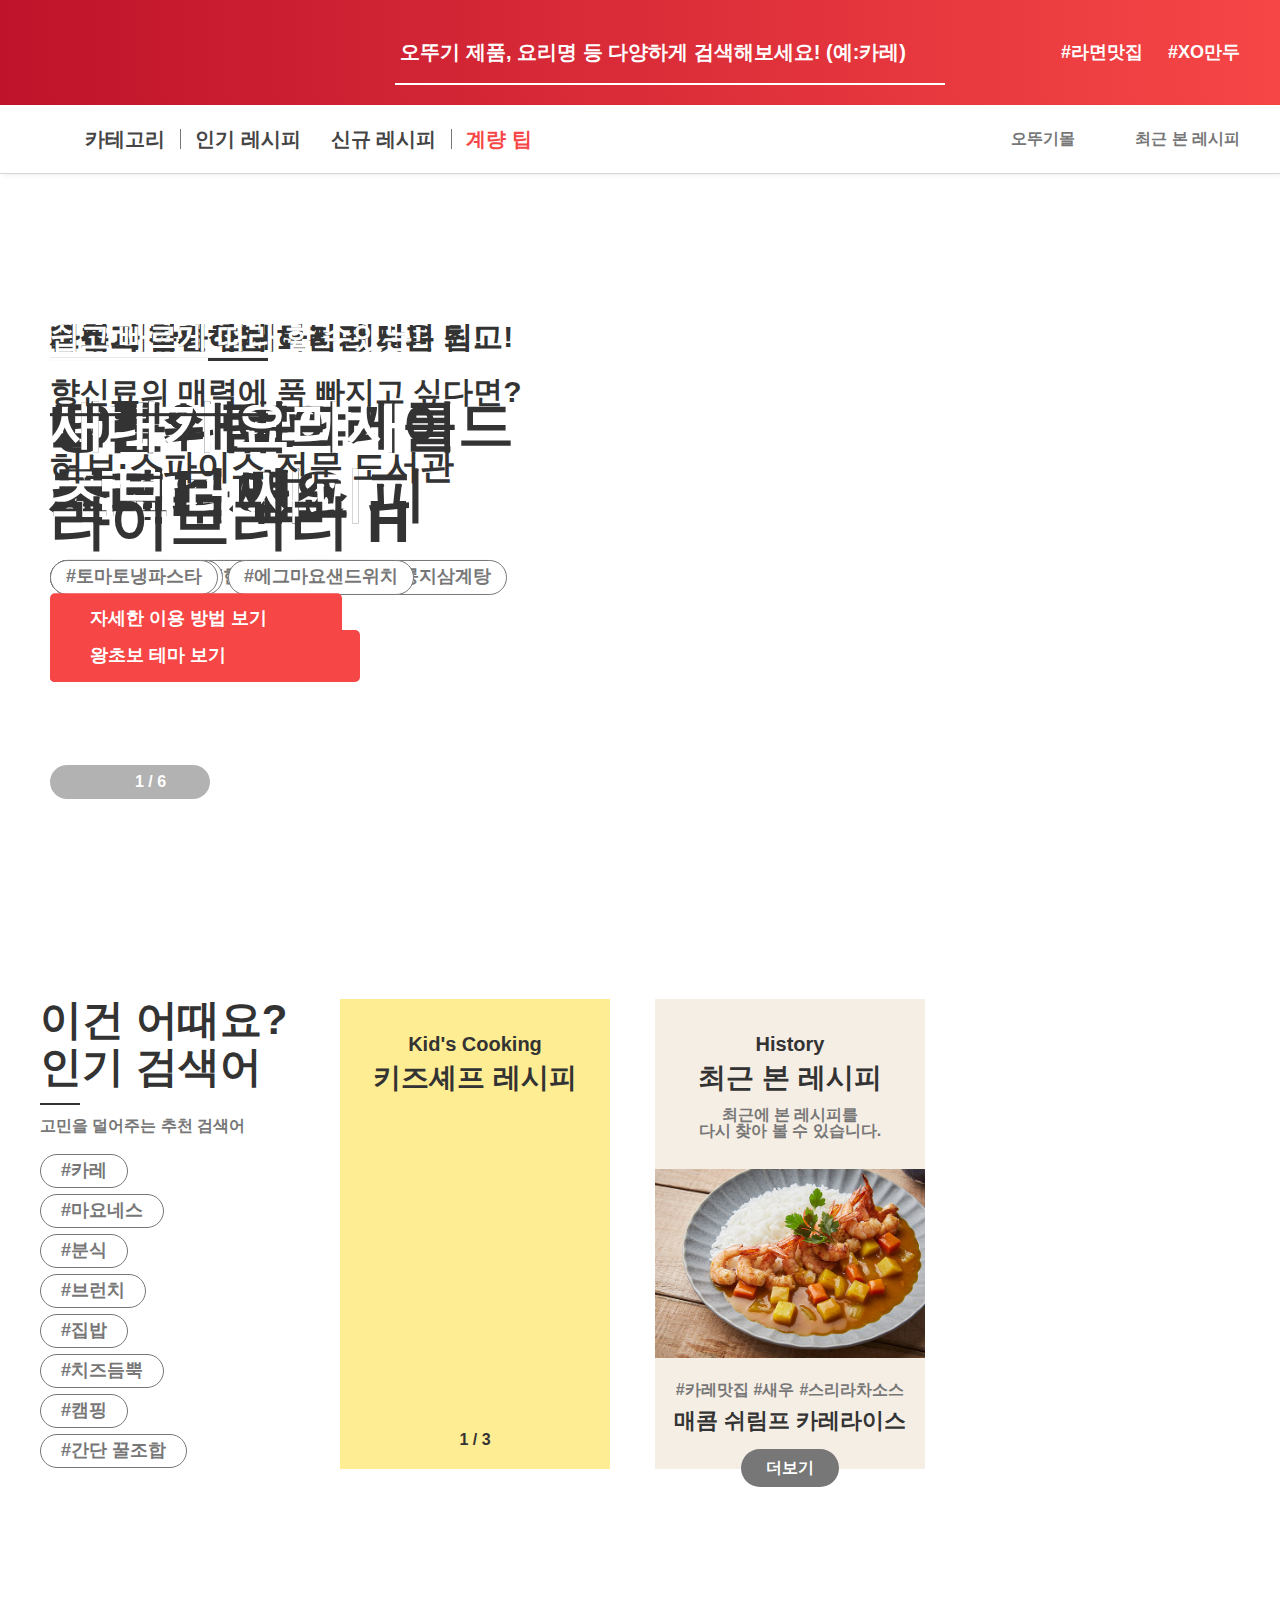
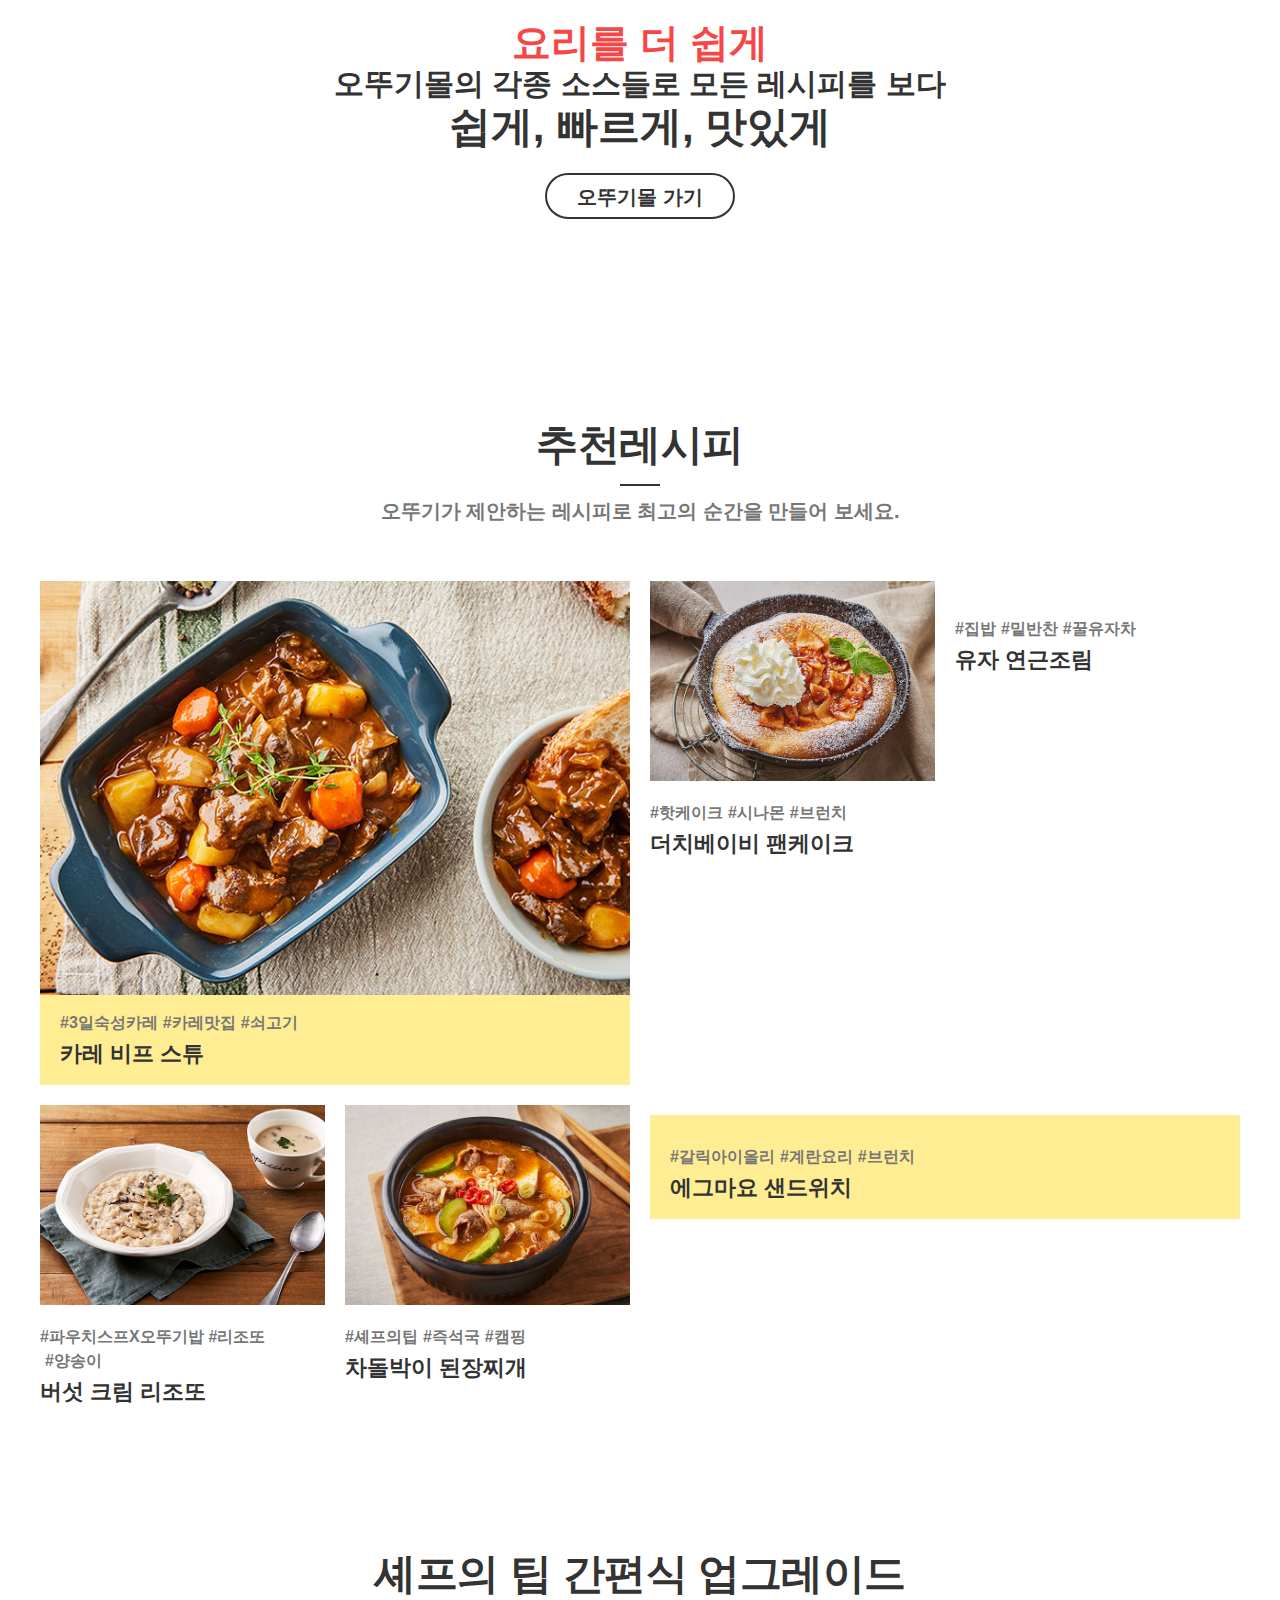
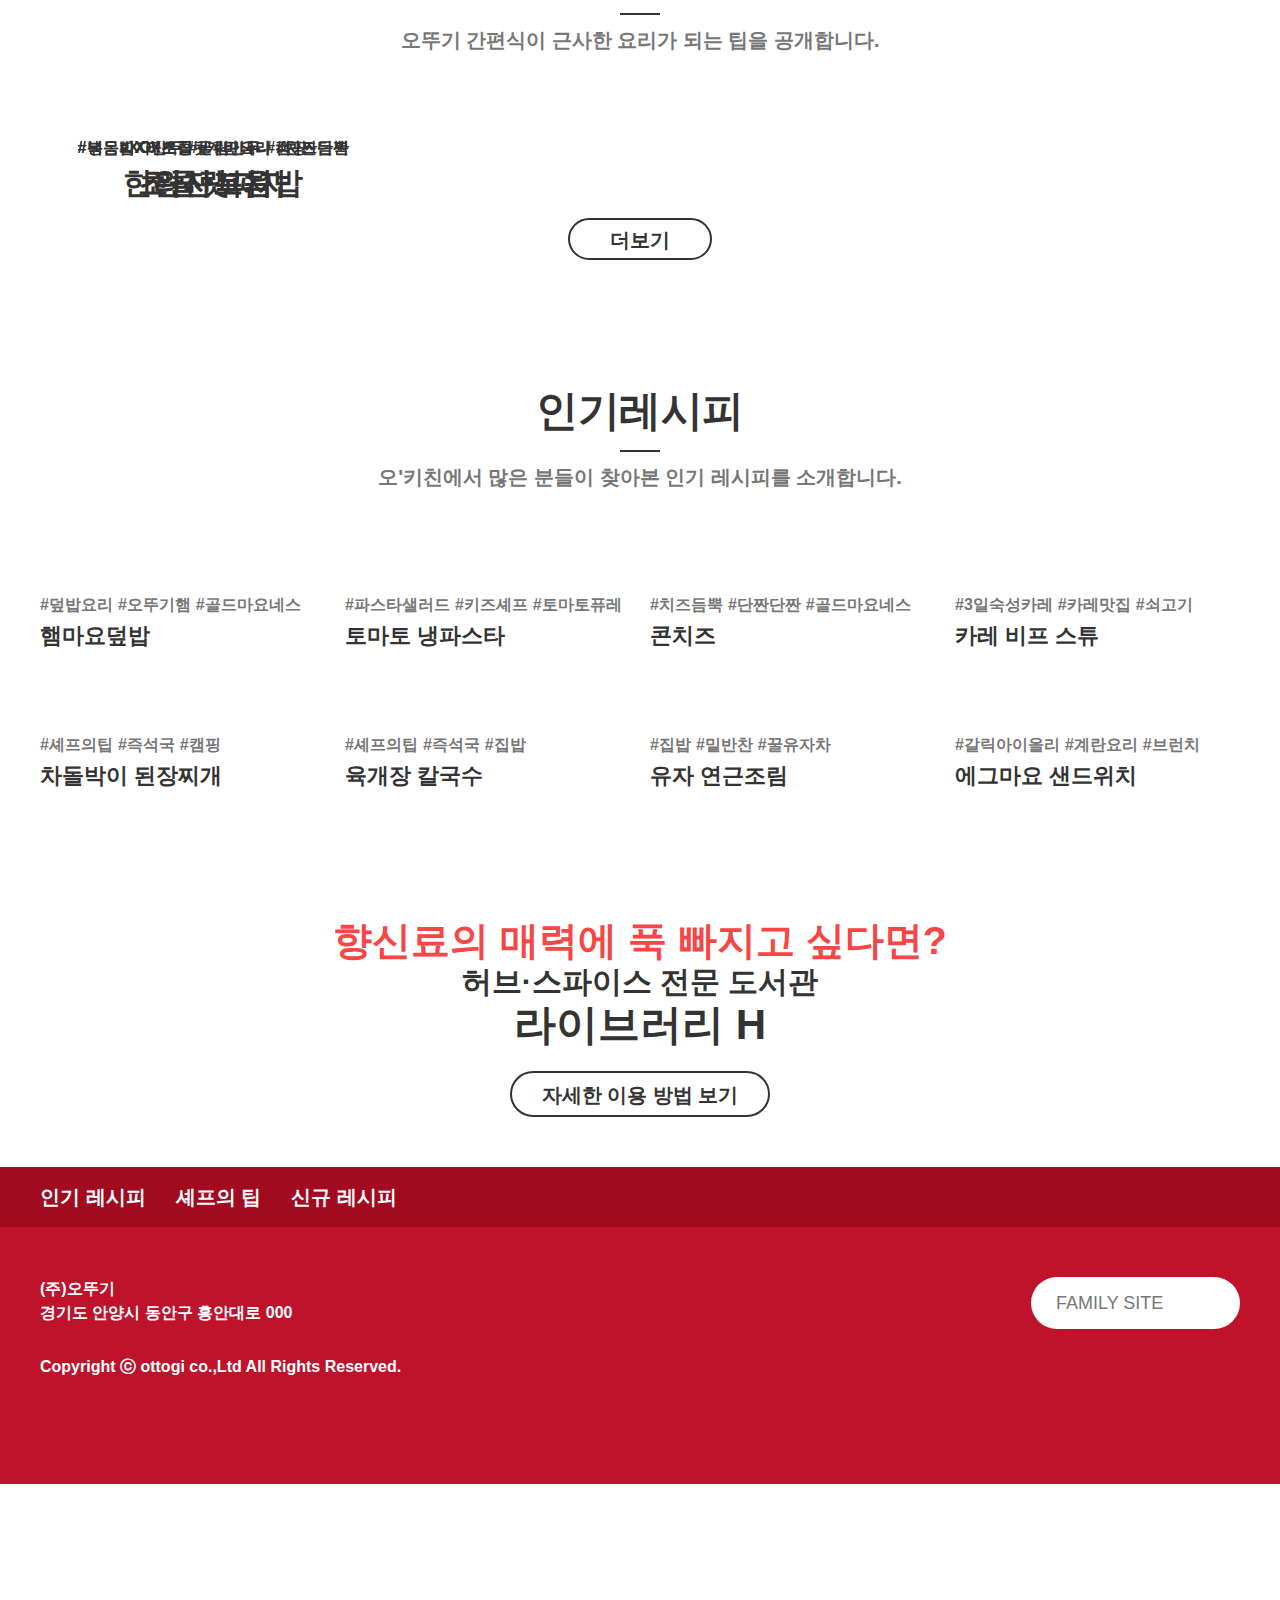
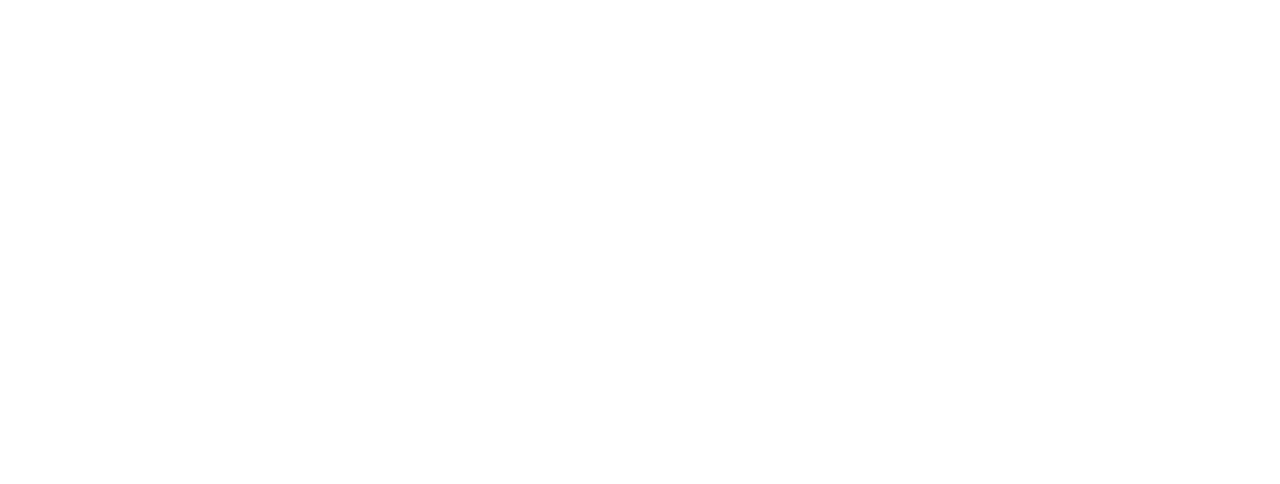
<file: index.html>
<!DOCTYPE html>
<html lang="ko">

<head>
  <meta charset="UTF-8">
  <meta http-equiv="X-UA-Compatible" content="IE=edge">
  <meta name="viewport" content="width=device-width, initial-scale=1.0">
  <title>오'키친</title>
  <link rel="icon" href="./img/favicon.ico">
  <link rel="stylesheet" href="https://fonts.googleapis.com/css2?family=Nanum+Gothic:wght@400;700;800&display=swap">
  <link rel="stylesheet" href="./css/style.css">
</head>

<body>
  <div class="wrap">
    <!-- 상단 메뉴 -->
    <header>
      <div class="header_wrap">
        <h1><a href="#"><span>오키친로고</span></a></h1>
        <div class="search">
          <form id="search_form" name="search_bar" method="post">
            <label for="search_info" id="search_name">오뚜기 제품, 요리명 등 다양하게 검색해보세요! (예:카레)</label>
            <input type="text" id="search_info" autocomplete="off" />
            <button type="button">검색</button>
          </form>
        </div>
        <ul class="header_hash">
          <li><a href="#">#라면맛집</a></li>
          <li><a href="#">#XO만두</a></li>
        </ul>
      </div>
    </header>
    <!-- 메뉴 -->
    <nav>
      <div class="nav_wrap">
        <ul class="category">
          <li><a href="#">카테고리</a>
            <ul class="drops">
              <li class="drop_left">
                <ol>
                  <li><a href="#">종류</a></li>
                  <li><a href="#">재료</a></li>
                  <li><a href="#">방법</a></li>
                  <li><a href="#">테마</a></li>
                  <li><a href="#">기념일</a></li>
                  <li><a href="#">도구</a></li>
                </ol>
              </li>
              <li class="drop_right">
                <ol>
                  <li><a href="#">#카레</a></li>
                  <li><a href="#">#마요네스</a></li>
                  <li><a href="#">#분식</a></li>
                  <li><a href="#">#브런치</a></li>
                  <li><a href="#">#집밥</a></li>
                  <li><a href="#">#치즈듬뿍</a></li>
                  <li><a href="#">#캠핑</a></li>
                  <li><a href="#">#간단 꿀조합</a></li>
                </ol>
              </li>
              <li class="drop_both">
                <a href="#">카테고리 전체보기</a>
              </li>
            </ul>
          </li>
          <li><a href="./subpages/best_recipe.html">인기 레시피</a></li>
          <li><a href="./subpages/new_recipe.html">신규 레시피</a></li>
          <li><a href="./subpages/weighing_tips.html">계량 팁</a></li>
        </ul>
        <ul class="links">
          <li><a href="#">오뚜기몰</a></li>
          <li><a href="#">최근 본 레시피</a></li>
        </ul>
      </div>
    </nav>
    <main>
      <!-- 메인 인트로 배너 -->
      <div class="contents">
        <div class="inner full">
          <div class="slider_container main_visual">
            <ul class="slider">
              <li class="slides s1_bg">
                <div class="slides_info">
                  <p><strong>음식과 함께하는</strong></p>
                  <h3>당신의 이야기를</h3>
                  <h2>들려주세요</h2>
                  <p class="radius">접수기간 : 2월 22일(월) ~ 4월 12일(월)</p>
                  <div class="btn_visual">
                    <a href="#" class="btn_red">공모전 안내 자세히 보기</a>
                  </div>
                </div>
              </li>
              <li class="slides s2_bg">
                <div class="slides_info">
                  <p><strong>재철 새우</strong>와 함께하는 레시피</p>
                  <h3>매콤쉬림프</h3>
                  <h2>카레라이스</h2>
                  <ul>
                    <li>
                      <p class="radius">#새우</p>
                    </li>
                    <li>
                      <p class="radius">#바몬드카레</p>
                    </li>
                    <li>
                      <p class="radius">#카레</p>
                    </li>
                  </ul>
                  <div class="btn_visual">
                    <a href="#" class="btn_red">레시피 바로 보기</a>
                  </div>
                </div>
              </li>
              <li class="slides s3_bg">
                <div class="slides_info">
                  <p><strong>오뚜기 간편식</strong>이 요리가 되는 팁!</p>
                  <h3>요리의 업그레이드</h3>
                  <h2>셰프의 팁</h2>
                  <ul>
                    <li>
                      <p class="radius">#분식집 라면</p>
                    </li>
                    <li>
                      <p class="radius">#한라산볶음밥</p>
                    </li>
                    <li>
                      <p class="radius">#누룽지삼계탕</p>
                    </li>
                  </ul>
                  <div class="btn_visual">
                    <a href="#" class="btn_red">셰프의 팁 테마 보기</a>
                  </div>
                </div>
              </li>
              <li class="slides s4_bg">
                <div class="slides_info">
                  <p><strong>빠르고 간편하게</strong> 하지만 맛은 최고!</p>
                  <h3>10분 내로~</h3>
                  <h2>스피드 레시피</h2>
                  <ul>
                    <li>
                      <p class="radius">#닭가슴살 스낵랩</p>
                    </li>
                    <li>
                      <p class="radius">#새우버터구이</p>
                    </li>
                  </ul>
                  <div class="btn_visual">
                    <a href="#" class="btn_red">스피드 테마 보기</a>
                  </div>
                </div>
              </li>
              <li class="slides s5_bg">
                <div class="slides_info">
                  <p><strong>쉽고 빠르게</strong> 따라 할 수있는!</p>
                  <h3>새내기 요리사</h3>
                  <h2>초보 레시피</h2>
                  <ul>
                    <li>
                      <p class="radius">#토마토냉파스타</p>
                    </li>
                    <li>
                      <p class="radius">#에그마요샌드위치</p>
                    </li>
                  </ul>
                  <div class="btn_visual">
                    <a href="#" class="btn_red">왕초보 테마 보기</a>
                  </div>
                </div>
              </li>
              <li class="slides s6_bg">
                <div class="slides_info">
                  <p><strong>향신료의 매력에</strong> 푹 빠지고 싶다면?</p>
                  <h3>허브·스파이스 전문 도서관</h3>
                  <h2>라이브러리 H</h2>
                  <div class="btn_visual">
                    <a href="#" class="btn_red">자세한 이용 방법 보기</a>
                  </div>
                </div>
              </li>
            </ul>
            <div class="slider_nav">
              <div class="current">
                <span class="count">1</span><span> / 6</span>
              </div>
              <button type="button" class="btn_slideAuto"><span>정지</span></button>
              <button type="button" class="btn_slidePrev"><span>이전</span></button>
              <button type="button" class="btn_slideNext"><span>다음</span></button>
            </div>
          </div>
        </div>
      </div>
      <!-- 인기 검색어 -->
      <div class="contents section01">
        <div class="inner">
          <div class="list_left">
            <h2>이건 어때요?
              <strong>인기 검색어</strong>
            </h2>
            <p>고민을 덜어주는 추천 검색어</p>
            <ol>
              <li><a href="#" class="radius">#카레</a></li>
              <li><a href="#" class="radius">#마요네스</a></li>
              <li><a href="#" class="radius">#분식</a></li>
              <li><a href="#" class="radius">#브런치</a></li>
              <li><a href="#" class="radius">#집밥</a></li>
              <li><a href="#" class="radius">#치즈듬뿍</a></li>
              <li><a href="#" class="radius">#캠핑</a></li>
              <li><a href="#" class="radius">#간단 꿀조합</a></li>
            </ol>
          </div>
          <div class="list_right">
            <ul>
              <li class="right_item right01">
                <h3>
                  Kid's Cooking
                  <strong>키즈셰프 레시피</strong>
                </h3>
                <div class="slider_container kids">
                  <ul class="slider">
                    <li class="slides">
                      <a href="#">
                        <div class="thumb_sl"></div>
                        <div class="info normal">
                          <h4>옥수수푸딩</h4>
                          <ul class="recipeTag">
                            <li><span>#옥수수푸딩</span></li>
                            <li><span>#콘스프</span></li>
                          </ul>
                        </div>
                      </a>
                    </li>
                    <li class="slides">
                      <a href="#">
                        <div class="thumb_sl"></div>
                        <div class="info normal">
                          <h4>피자토스트</h4>
                          <ul class="recipeTag">
                            <li><span>#피자토스트</span></li>
                            <li><span>#피자소스</span></li>
                            <li><span>#피자</span></li>
                          </ul>
                        </div>
                      </a>
                    </li>
                    <li class="slides">
                      <a href="#">
                        <div class="thumb_sl"></div>
                        <div class="info normal">
                          <h4>쨈 아이스크림</h4>
                          <ul class="recipeTag">
                            <li><span>#오뚜기쨈</span></li>
                            <li><span>#딸기쨈</span></li>
                            <li><span>#포도쨈</span></li>
                          </ul>
                        </div>
                      </a>
                    </li>
                  </ul>
                  <div class="slider_nav">
                    <button type="button" class="btn_slidePrev"><span>이전</span></button>
                    <div class="current">
                      <span class="count">1</span><span> / 3</span>
                    </div>
                    <button type="button" class="btn_slideNext"><span>다음</span></button>
                  </div>
                </div>
              </li>
              <li class="right_item right02">
                <h3>
                  history
                  <strong>최근 본 레시피</strong>
                </h3>
                <p>최근에 본 레시피를<br>다시 찾아 볼 수 있습니다.</p>
                <div class="item">
                  <div class="thumb">
                    <a href="./subpages/recipe_detail.html">
                      <img src="./img/main/sec01_right02.jpg" alt="recipe_history">
                    </a>
                  </div>
                  <div class="info normal">
                    <ul class="recipeTag">
                      <li><span>#카레맛집</span></li>
                      <li><span>#새우</span></li>
                      <li><span>#스리라차소스</span></li>
                    </ul>
                    <h4><a href="#">매콤 쉬림프 카레라이스</a></h4>
                  </div>
                </div>
                <a href="#" class="btn_gray">더보기</a>
              </li>
              <li class="right_item right03">
                <a href="./subpages/weighing_tips.html">
                  <p>
                    <strong>오뚜기의</strong>
                    <strong>쉽고 간단한</strong>
                    <strong>계량 꿀팁!</strong>
                    밥숟가락, 종이컵으로<br>간단하고 쉽게 알려드립니다.
                  </p>
                </a>
              </li>
            </ul>
          </div>
        </div>
      </div>
      <!-- 가로 배너 : 오뚜기몰 -->
      <div class="contents section02 banners">
        <div class="inner full">
          <div class="text_bn">
            <h3><span>요리를 더 쉽게</span>오뚜기몰의 각종 소스들로 모든 레시피를 보다</h3>
            <h2>쉽게, 빠르게, 맛있게</h2>
            <a href="#" class="radius_bn">오뚜기몰 가기</a>
          </div>
        </div>
      </div>
      <!-- 추천 레시피 -->
      <div class="contents section03">
        <div class="inner">
          <div class="section_heading">
            <h2>추천레시피</h2>
            <p>오뚜기가 제안하는 레시피로 최고의 순간을 만들어 보세요.</p>
          </div>
          <div class="items_wrap">
            <div class="item big">
              <div class="thumb">
                <a href="#">
                  <img src="./img/main/sec03_01.jpg" alt="push_recipe">
                </a>
              </div>
              <div class="info normal">
                <ul class="recipeTag">
                  <li><span>#3일숙성카레</span></li>
                  <li><span>#카레맛집</span></li>
                  <li><span>#쇠고기</span></li>
                </ul>
                <h4><a href="#">카레 비프 스튜</a></h4>
              </div>
            </div>
            <div class="item small">
              <div class="thumb">
                <a href="#">
                  <img src="./img/main/sec03_02.jpg" alt="push_recipe">
                </a>
              </div>
              <div class="info normal">
                <ul class="recipeTag">
                  <li><span>#파우치스프X오뚜기밥</span></li>
                  <li><span>#리조또</span></li>
                  <li><span>#양송이</span></li>
                </ul>
                <h4><a href="#">버섯 크림 리조또</a></h4>
              </div>
            </div>
            <div class="item small">
              <div class="thumb">
                <a href="#">
                  <img src="./img/main/sec03_03.jpg" alt="push_recipe">
                </a>
              </div>
              <div class="info normal">
                <ul class="recipeTag">
                  <li><span>#셰프의팁</span></li>
                  <li><span>#즉석국</span></li>
                  <li><span>#캠핑</span></li>
                </ul>
                <h4><a href="#">차돌박이 된장찌개</a></h4>
              </div>
            </div>
          </div>
          <div class="items_wrap">
            <div class="item small">
              <div class="thumb">
                <a href="#">
                  <img src="./img/main/sec03_04.jpg" alt="push_recipe">
                </a>
              </div>
              <div class="info normal">
                <ul class="recipeTag">
                  <li><span>#핫케이크</span></li>
                  <li><span>#시나몬</span></li>
                  <li><span>#브런치</span></li>
                </ul>
                <h4><a href="#">더치베이비 팬케이크</a></h4>
              </div>
            </div>
            <div class="item small">
              <div class="thumb">
                <a href="#">
                  <img src="./img/main/sec03_05.jpg" alt="push_recipe">
                </a>
              </div>
              <div class="info normal">
                <ul class="recipeTag">
                  <li><span>#집밥</span></li>
                  <li><span>#밑반찬</span></li>
                  <li><span>#꿀유자차</span></li>
                </ul>
                <h4><a href="#">유자 연근조림</a></h4>
              </div>
            </div>
            <div class="item big">
              <div class="thumb">
                <a href="#">
                  <img src="./img/main/sec03_06.jpg" alt="push_recipe">
                </a>
              </div>
              <div class="info normal">
                <ul class="recipeTag">
                  <li><span>#갈릭아이올리</span></li>
                  <li><span>#계란요리</span></li>
                  <li><span>#브런치</span></li>
                </ul>
                <h4><a href="#">에그마요 샌드위치</a></h4>
              </div>
            </div>
          </div>
        </div>
      </div>
      <!-- 셰프의 팁 -->
      <div class="contents section04">
        <div class="inner full">
          <div class="section_heading">
            <h2>셰프의 팁 간편식 업그레이드</h2>
            <p>오뚜기 간편식이 근사한 요리가 되는 팁을 공개합니다.</p>
          </div>
          <div class="slider_container tips">
            <ul class="slider">
              <li class="hiddenSlides">
                <div class="slide">
                  <div class="thumb">
                    <a href="#">
                      <img src="./img/main/sec04_01.jpg" alt="upgrade_racipe">
                    </a>
                  </div>
                  <div class="info normal">
                    <ul class="recipeTag">
                      <li><span>#냉동피자X초콜릿</span></li>
                      <li><span>#바나나</span></li>
                      <li><span>#단짠단짠</span></li>
                    </ul>
                    <h4><a href="#">초콜릿피자</a></h4>
                  </div>
                </div>
              </li>
              <li class="slides">
                <div class="slide">
                  <div class="thumb">
                    <a href="#">
                      <img src="./img/main/sec04_01.jpg" alt="upgrade_racipe">
                    </a>
                  </div>
                  <div class="info normal">
                    <ul class="recipeTag">
                      <li><span>#냉동피자X초콜릿</span></li>
                      <li><span>#바나나</span></li>
                      <li><span>#단짠단짠</span></li>
                    </ul>
                    <h4><a href="#">초콜릿피자</a></h4>
                  </div>
                </div>
              </li>
              <li class="slides">
                <div class="slide">
                  <div class="thumb">
                    <a href="#">
                      <img src="./img/main/sec04_02.jpg" alt="upgrade_racipe">
                    </a>
                  </div>
                  <div class="info normal">
                    <ul class="recipeTag">
                      <li><span>#XO만두</span></li>
                      <li><span>#굴림만두</span></li>
                      <li><span>#캠핑</span></li>
                    </ul>
                    <h4><a href="#">완자꼬치</a></h4>
                  </div>
                </div>
              </li>
              <li class="slides">
                <div class="slide">
                  <div class="thumb">
                    <a href="#">
                      <img src="./img/main/sec04_03.jpg" alt="upgrade_racipe">
                    </a>
                  </div>
                  <div class="info normal">
                    <ul class="recipeTag">
                      <li><span>#볶음밥X라조장</span></li>
                      <li><span>#계란요리</span></li>
                      <li><span>#치즈듬뿍</span></li>
                    </ul>
                    <h4><a href="#">한라산볶음밥</a></h4>
                  </div>
                </div>
              </li>
            </ul>
            <div class="slider_nav">
              <button type="button" class="btn_slidePrev"><span>이전</span></button>
              <button type="button" class="btn_slideNext"><span>다음</span></button>
            </div>
          </div>
          <a href="#" class="radius_bk">더보기</a>
        </div>
      </div>
      <!-- 인기 레시피  -->
      <div class="contents section05">
        <div class="inner">
          <div class="section_heading">
            <h2>인기레시피</h2>
            <p>오'키친에서 많은 분들이 찾아본 인기 레시피를 소개합니다.</p>
          </div>
          <div class="items_wrap">
            <div class="item">
              <div class="thumb">
                <span class="icon_push">추천</span><span class="icon_best">인기</span>
                <a href="#">
                  <img src="./img/main/sec05_01.jpg" alt="best_racipe">
                </a>
              </div>
              <div class="info">
                <ul class="recipeTag">
                  <li><span>#덮밥요리</span></li>
                  <li><span>#오뚜기햄</span></li>
                  <li><span>#골드마요네스</span></li>
                </ul>
                <h4><a href="#">햄마요덮밥</a></h4>
              </div>
            </div>
            <div class="item">
              <div class="thumb">
                <span class="icon_push">추천</span><span class="icon_best">인기</span>
                <a href="#">
                  <img src="./img/main/sec05_02.jpg" alt="best_racipe">
                </a>
              </div>
              <div class="info">
                <ul class="recipeTag">
                  <li><span>#파스타샐러드</span></li>
                  <li><span>#키즈셰프</span></li>
                  <li><span>#토마토퓨레</span></li>
                </ul>
                <h4><a href="#">토마토 냉파스타</a></h4>
              </div>
            </div>
            <div class="item">
              <div class="thumb">
                <span class="icon_push">추천</span><span class="icon_best">인기</span>
                <a href="#">
                  <img src="./img/main/sec05_03.jpg" alt="best_racipe">
                </a>
              </div>
              <div class="info">
                <ul class="recipeTag">
                  <li><span>#치즈듬뿍</span></li>
                  <li><span>#단짠단짠</span></li>
                  <li><span>#골드마요네스</span></li>
                </ul>
                <h4><a href="#">콘치즈</a></h4>
              </div>
            </div>
            <div class="item">
              <div class="thumb">
                <span class="icon_push">추천</span><span class="icon_best">인기</span>
                <a href="#">
                  <img src="./img/main/sec05_04.jpg" alt="best_racipe">
                </a>
              </div>
              <div class="info">
                <ul class="recipeTag">
                  <li><span>#3일숙성카레</span></li>
                  <li><span>#카레맛집</span></li>
                  <li><span>#쇠고기</span></li>
                </ul>
                <h4><a href="#">카레 비프 스튜</a></h4>
              </div>
            </div>
            <div class="item">
              <div class="thumb">
                <span class="icon_push">추천</span><span class="icon_best">인기</span>
                <a href="#">
                  <img src="./img/main/sec05_05.jpg" alt="best_racipe">
                </a>
              </div>
              <div class="info">
                <ul class="recipeTag">
                  <li><span>#셰프의팁</span></li>
                  <li><span>#즉석국</span></li>
                  <li><span>#캠핑</span></li>
                </ul>
                <h4><a href="#">차돌박이 된장찌개</a></h4>
              </div>
            </div>
            <div class="item">
              <div class="thumb">
                <span class="icon_push">추천</span><span class="icon_best">인기</span>
                <a href="#">
                  <img src="./img/main/sec05_06.jpg" alt="best_racipe">
                </a>
              </div>
              <div class="info">
                <ul class="recipeTag">
                  <li><span>#셰프의팁</span></li>
                  <li><span>#즉석국</span></li>
                  <li><span>#집밥</span></li>
                </ul>
                <h4><a href="#">육개장 칼국수</a></h4>
              </div>
            </div>
            <div class="item">
              <div class="thumb">
                <span class="icon_push">추천</span><span class="icon_best">인기</span>
                <a href="#">
                  <img src="./img/main/sec05_07.jpg" alt="best_racipe">
                </a>
              </div>
              <div class="info">
                <ul class="recipeTag">
                  <li><span>#집밥</span></li>
                  <li><span>#밑반찬</span></li>
                  <li><span>#꿀유자차</span></li>
                </ul>
                <h4><a href="#">유자 연근조림</a></h4>
              </div>
            </div>
            <div class="item">
              <div class="thumb">
                <span class="icon_push">추천</span><span class="icon_best">인기</span>
                <a href="#">
                  <img src="./img/main/sec05_08.jpg" alt="best_racipe">
                </a>
              </div>
              <div class="info">
                <ul class="recipeTag">
                  <li><span>#갈릭아이올리</span></li>
                  <li><span>#계란요리</span></li>
                  <li><span>#브런치</span></li>
                </ul>
                <h4><a href="#">에그마요 샌드위치</a></h4>
              </div>
            </div>
          </div>
        </div>
      </div>
      <!-- 가로 배너 : 라이브러리 -->
      <div class="contents section06 banners">
        <div class="inner full">
          <div class="text_bn">
            <h3><span>향신료의 매력에 푹 빠지고 싶다면?</span>허브·스파이스 전문 도서관</h3>
            <h2>라이브러리 H</h2>
            <a href="#" class="radius_bn">자세한 이용 방법 보기</a>
          </div>
        </div>
      </div>
    </main>
    <footer>
      <div class="footer_top">
        <ul class="footer_list">
          <li><a href="./subpages/best_recipe.html">인기 레시피</a></li>
          <li><a href="#">셰프의 팁</a></li>
          <li><a href="./subpages/new_recipe.html">신규 레시피</a></li>
        </ul>
      </div>
      <div class="footer_bottom">
        <div class="footer_list">
          <div class="footer_info">
            <strong>(주)오뚜기</strong>
            <p>경기도 안양시 동안구 홍안대로 000</p>
            <p>Copyright ⓒ ottogi co.,Ltd All Rights Reserved.</p>
          </div>
          <div class="footer_sitemap">
            <select>
              <option value>family site</option>
              <option value>(주)오뚜기</option>
              <option value>오뚜기몰</option>
              <option value>오뚜기함태호재단</option>
            </select>
            <ul>
              <li><a href="#"><span>오뚜기 인스타그램</span></a></li>
              <li><a href="#"><span>오뚜기 페이스북</span></a></li>
              <li><a href="#"><span>오뚜기 블로그</span></a></li>
            </ul>
          </div>
        </div>
      </div>
    </footer>
    <button type="button" class="btn_top"></button>
  </div>
  <script src="./js/prefixfree.min.js"></script>
  <script src="./js/common.js"></script>
  <script src="./js/sliders.js"></script>
</body>

</html>
</file>
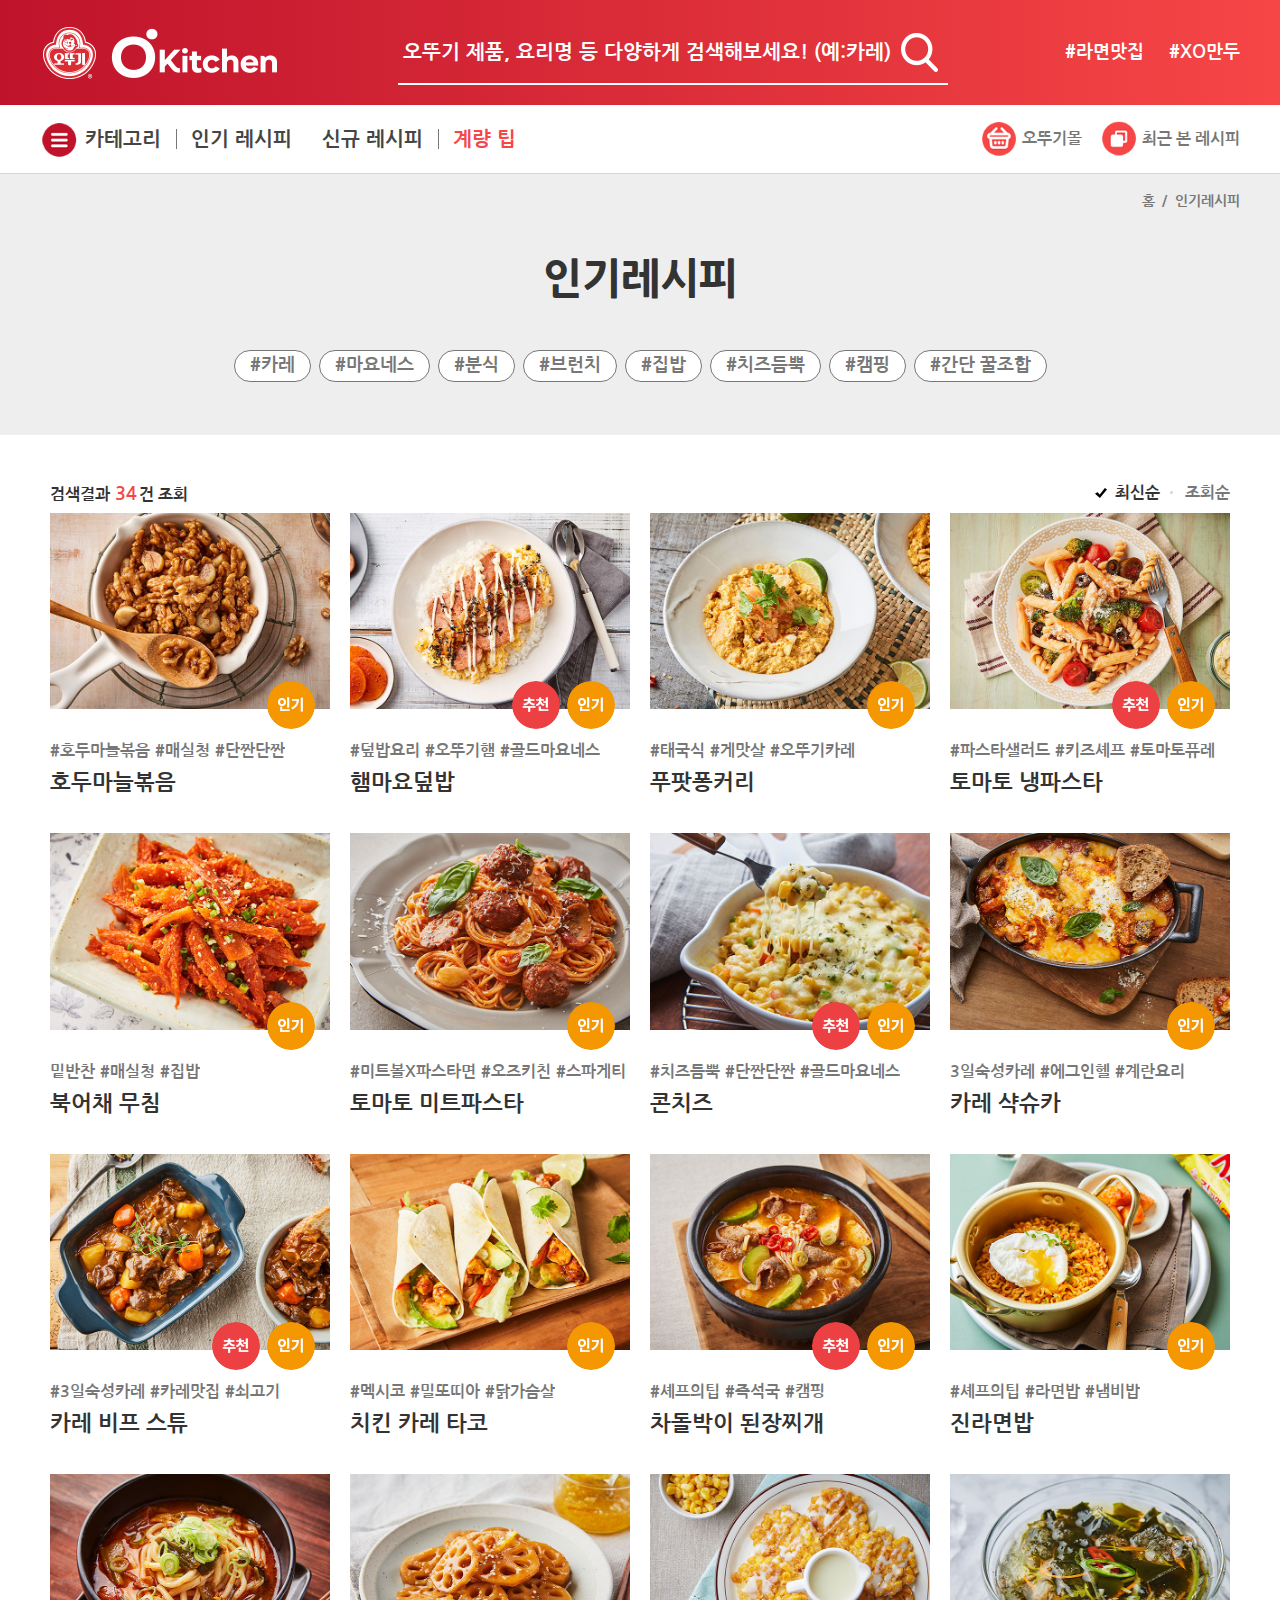
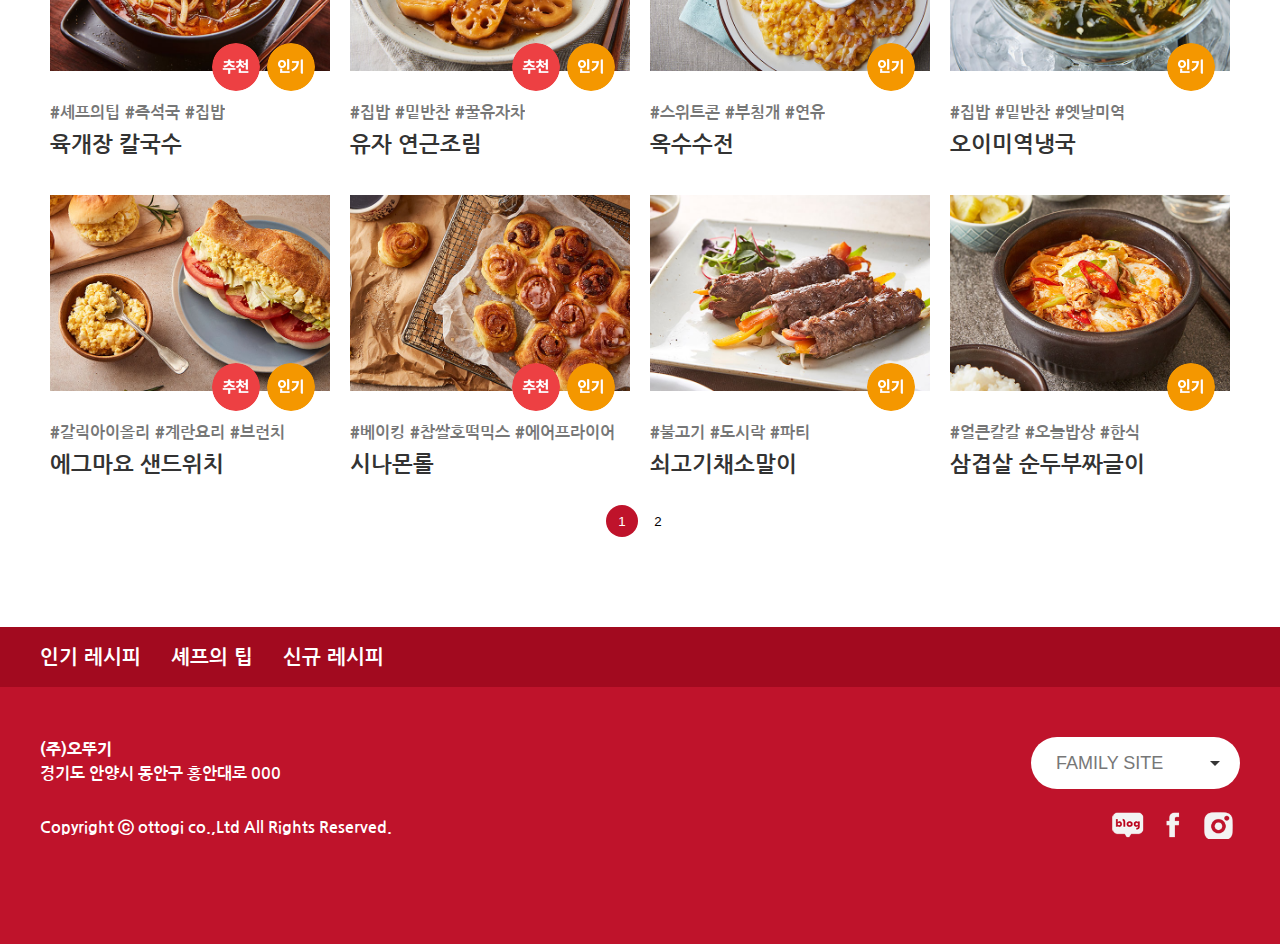
<file: subpages/best_recipe.html>
<!DOCTYPE html>
<html lang="ko">

<head>
  <meta charset="UTF-8">
  <meta http-equiv="X-UA-Compatible" content="IE=edge">
  <meta name="viewport" content="width=device-width, initial-scale=1.0">
  <title>오'키친</title>
  <link rel="icon" href="../img/favicon.ico">
  <link rel="stylesheet" href="https://fonts.googleapis.com/css2?family=Nanum+Gothic:wght@400;700;800&display=swap">
  <link rel="stylesheet" href="../css/style.css">
</head>

<body>
  <div class="wrap">
    <!-- 상단 메뉴 -->
    <header>
      <div class="header_wrap">
        <h1><a href="../index.html"><span>오키친로고</span></a></h1>
        <div class="search">
          <form id="search_form" name="search_bar" method="post">
            <label for="search_info" id="search_name">오뚜기 제품, 요리명 등 다양하게 검색해보세요! (예:카레)</label>
            <input type="text" id="search_info" autocomplete="off" />
            <button type="button">검색</button>
          </form>
        </div>
        <ul class="header_hash">
          <li><a href="#">#라면맛집</a></li>
          <li><a href="#">#XO만두</a></li>
        </ul>
      </div>
    </header>
    <!-- 메뉴 -->
    <nav>
      <div class="nav_wrap">
        <ul class="category">
          <li><a href="#">카테고리</a>
            <ul class="drops">
              <li class="drop_left">
                <ol>
                  <li><a href="#">종류</a></li>
                  <li><a href="#">재료</a></li>
                  <li><a href="#">방법</a></li>
                  <li><a href="#">테마</a></li>
                  <li><a href="#">기념일</a></li>
                  <li><a href="#">도구</a></li>
                </ol>
              </li>
              <li class="drop_right">
                <ol>
                  <li><a href="#">#카레</a></li>
                  <li><a href="#">#마요네스</a></li>
                  <li><a href="#">#분식</a></li>
                  <li><a href="#">#브런치</a></li>
                  <li><a href="#">#집밥</a></li>
                  <li><a href="#">#치즈듬뿍</a></li>
                  <li><a href="#">#캠핑</a></li>
                  <li><a href="#">#간단 꿀조합</a></li>
                </ol>
              </li>
              <li class="drop_both">
                <a href="#">카테고리 전체보기</a>
              </li>
            </ul>
          </li>
          <li><a href="#">인기 레시피</a></li>
          <li><a href="./new_recipe.html">신규 레시피</a></li>
          <li><a href="./weighing_tips.html">계량 팁</a></li>
        </ul>
        <ul class="links">
          <li><a href="#">오뚜기몰</a></li>
          <li><a href="#">최근 본 레시피</a></li>
        </ul>
      </div>
    </nav>
    <main>
      <div class="contents sub best_bg">
        <div class="inner">
          <div class="page_nav">
            <span>페이지 경로</span>
            <ul>
              <li><a href="../index.html">홈</a></li>
              <li><a href="#">인기레시피</a></li>
            </ul>
          </div>
          <div class="page_heading">
            <h2>인기레시피</h2>
            <ul class="tags">
              <li><a href="#" class="radius">#카레</a></li>
              <li><a href="#" class="radius">#마요네스</a></li>
              <li><a href="#" class="radius">#분식</a></li>
              <li><a href="#" class="radius">#브런치</a></li>
              <li><a href="#" class="radius">#집밥</a></li>
              <li><a href="#" class="radius">#치즈듬뿍</a></li>
              <li><a href="#" class="radius">#캠핑</a></li>
              <li><a href="#" class="radius">#간단 꿀조합</a></li>
            </ul>
          </div>
        </div>
      </div>
      <div class="contents sub best_contents">
        <div class="inner">
          <div class="lookup">
            <p>검색결과<span>34</span>건 조회</p>
            <ul class="lookup_util">
              <li class="on_list"><a href="#">최신순</a></li>
              <li><a href="#">조회순</a></li>
            </ul>
          </div>
          <div class="content">
            <div class="items_wrap" id="recipe"></div>
            <div class="page_indicate">
              <button type="button" class="btn_one on_page"><span>1</span></button>
              <button type="button" class="btn_two"><span>2</span></button>
            </div>
          </div>
        </div>
      </div>
    </main>
    <footer>
      <div class="footer_top">
        <ul class="footer_list">
          <li><a href="./best_recipe.html">인기 레시피</a></li>
          <li><a href="#">셰프의 팁</a></li>
          <li><a href="./new_recipe.html">신규 레시피</a></li>
        </ul>
      </div>
      <div class="footer_bottom">
        <div class="footer_list">
          <div class="footer_info">
            <strong>(주)오뚜기</strong>
            <p>경기도 안양시 동안구 홍안대로 000</p>
            <p>Copyright ⓒ ottogi co.,Ltd All Rights Reserved.</p>
          </div>
          <div class="footer_sitemap">
            <select>
              <option value>family site</option>
              <option value>(주)오뚜기</option>
              <option value>오뚜기몰</option>
              <option value>오뚜기함태호재단</option>
            </select>
            <ul>
              <li><a href="#"><span>오뚜기 인스타그램</span></a></li>
              <li><a href="#"><span>오뚜기 페이스북</span></a></li>
              <li><a href="#"><span>오뚜기 블로그</span></a></li>
            </ul>
          </div>
        </div>
      </div>
    </footer>
    <button type="button" class="btn_top"></button>
  </div>
  <script src="../js/prefixfree.min.js"></script>
  <script src="../js/common.js"></script>
  <script src="../js/bestRecipe.js"></script>
</body>

</html>
</file>
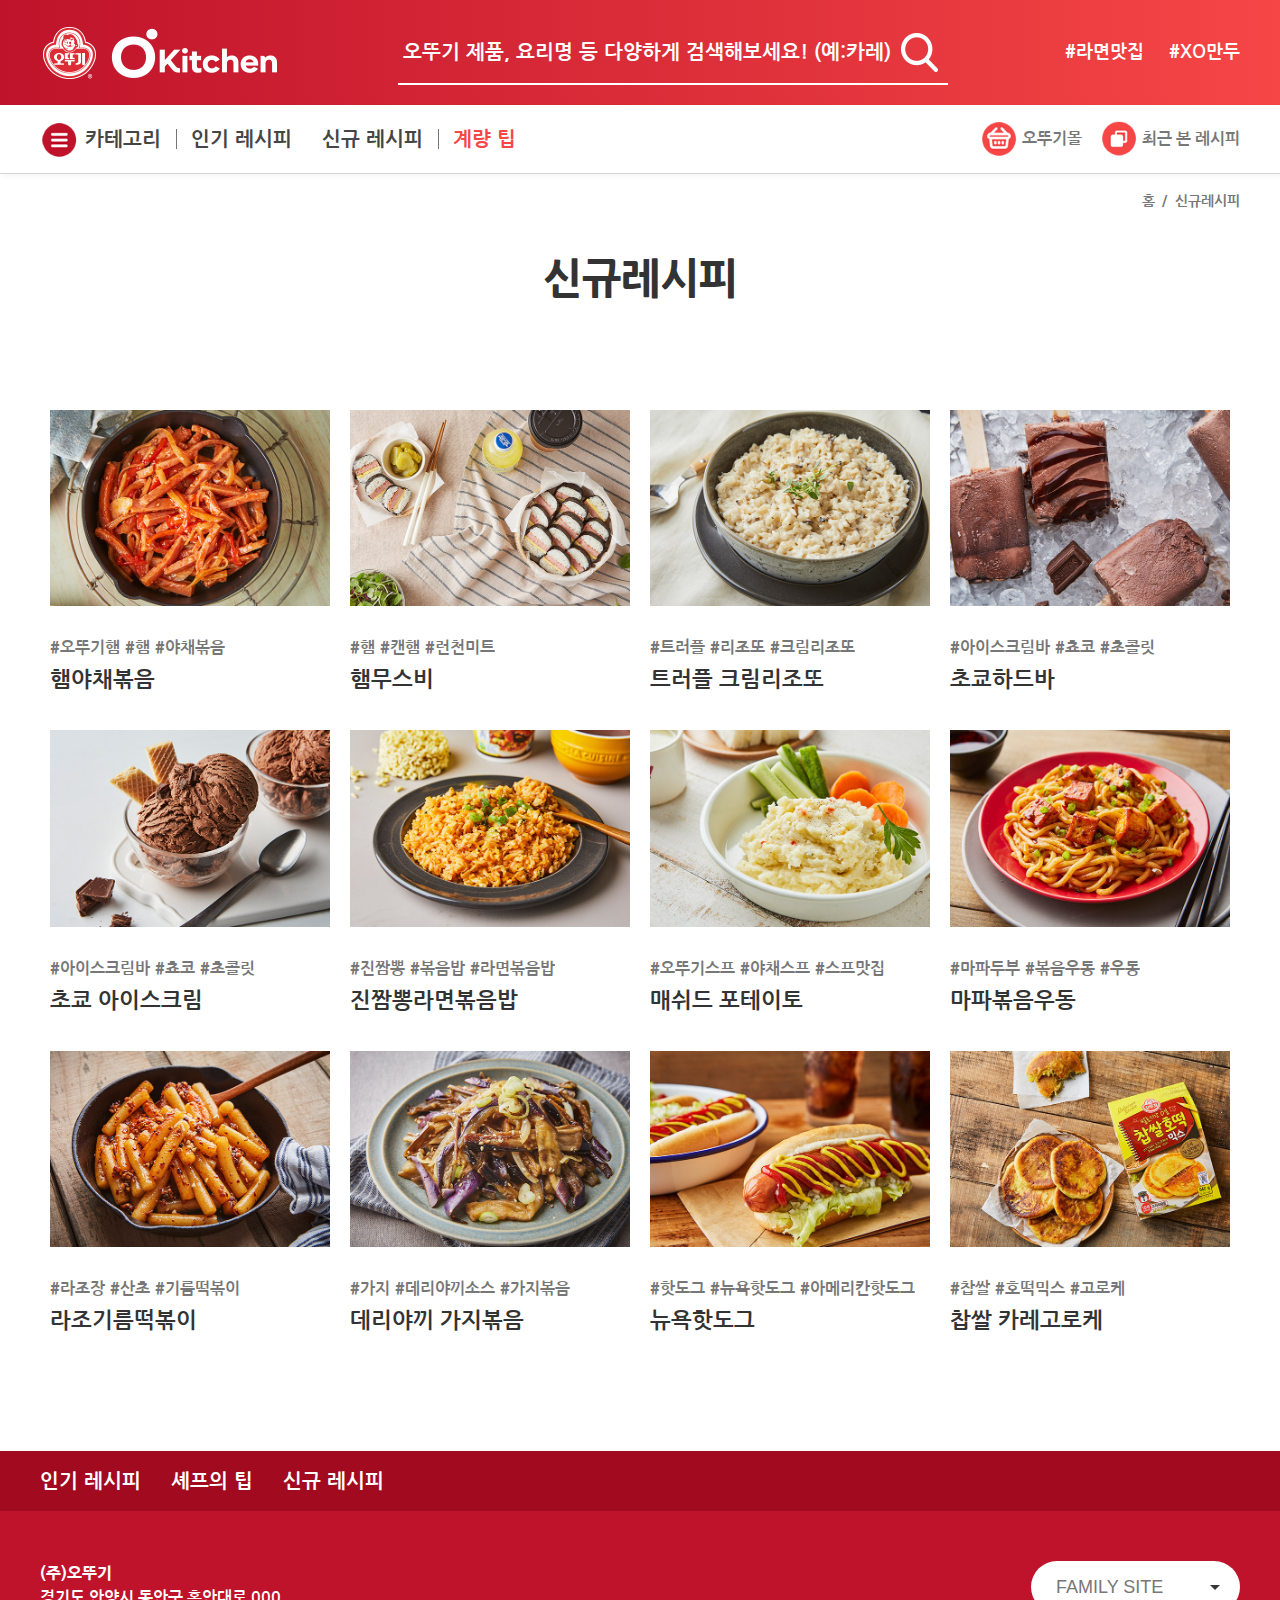
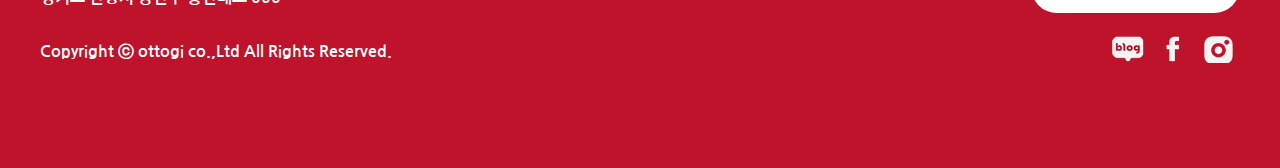
<file: subpages/new_recipe.html>
<!DOCTYPE html>
<html lang="ko">

<head>
  <meta charset="UTF-8">
  <meta http-equiv="X-UA-Compatible" content="IE=edge">
  <meta name="viewport" content="width=device-width, initial-scale=1.0">
  <title>오'키친</title>
  <link rel="icon" href="../img/favicon.ico">
  <link rel="stylesheet" href="https://fonts.googleapis.com/css2?family=Nanum+Gothic:wght@400;700;800&display=swap">
  <link rel="stylesheet" href="../css/style.css">
</head>

<body>
  <div class="wrap">
    <!-- 상단 메뉴 -->
    <header>
      <div class="header_wrap">
        <h1><a href="../index.html"><span>오키친로고</span></a></h1>
        <div class="search">
          <form id="search_form" name="search_bar" method="post">
            <label for="search_info" id="search_name">오뚜기 제품, 요리명 등 다양하게 검색해보세요! (예:카레)</label>
            <input type="text" id="search_info" autocomplete="off" />
            <button type="button">검색</button>
          </form>
        </div>
        <ul class="header_hash">
          <li><a href="#">#라면맛집</a></li>
          <li><a href="#">#XO만두</a></li>
        </ul>
      </div>
    </header>
    <!-- 메뉴 -->
    <nav>
      <div class="nav_wrap">
        <ul class="category">
          <li><a href="#">카테고리</a>
            <ul class="drops">
              <li class="drop_left">
                <ol>
                  <li><a href="#">종류</a></li>
                  <li><a href="#">재료</a></li>
                  <li><a href="#">방법</a></li>
                  <li><a href="#">테마</a></li>
                  <li><a href="#">기념일</a></li>
                  <li><a href="#">도구</a></li>
                </ol>
              </li>
              <li class="drop_right">
                <ol>
                  <li><a href="#">#카레</a></li>
                  <li><a href="#">#마요네스</a></li>
                  <li><a href="#">#분식</a></li>
                  <li><a href="#">#브런치</a></li>
                  <li><a href="#">#집밥</a></li>
                  <li><a href="#">#치즈듬뿍</a></li>
                  <li><a href="#">#캠핑</a></li>
                  <li><a href="#">#간단 꿀조합</a></li>
                </ol>
              </li>
              <li class="drop_both">
                <a href="#">카테고리 전체보기</a>
              </li>
            </ul>
          </li>
          <li><a href="./best_recipe.html">인기 레시피</a></li>
          <li><a href="#">신규 레시피</a></li>
          <li><a href="./weighing_tips.html">계량 팁</a></li>
        </ul>
        <ul class="links">
          <li><a href="#">오뚜기몰</a></li>
          <li><a href="#">최근 본 레시피</a></li>
        </ul>
      </div>
    </nav>
    <main>
      <div class="contents sub">
        <div class="inner">
          <div class="page_nav">
            <span>페이지 경로</span>
            <ul>
              <li><a href="../index.html">홈</a></li>
              <li><a href="#">신규레시피</a></li>
            </ul>
          </div>
          <div class="page_heading">
            <h2>신규레시피</h2>
          </div>
        </div>
      </div>
      <div class="contents new_contents">
        <div class="inner">
          <div class="content">
            <div class="items_wrap" id="recipe"></div>
          </div>
        </div>
      </div>
    </main>
    <footer>
      <div class="footer_top">
        <ul class="footer_list">
          <li><a href="./best_recipe.html">인기 레시피</a></li>
          <li><a href="#">셰프의 팁</a></li>
          <li><a href="./new_recipe.html">신규 레시피</a></li>
        </ul>
      </div>
      <div class="footer_bottom">
        <div class="footer_list">
          <div class="footer_info">
            <strong>(주)오뚜기</strong>
            <p>경기도 안양시 동안구 홍안대로 000</p>
            <p>Copyright ⓒ ottogi co.,Ltd All Rights Reserved.</p>
          </div>
          <div class="footer_sitemap">
            <select>
              <option value>family site</option>
              <option value>(주)오뚜기</option>
              <option value>오뚜기몰</option>
              <option value>오뚜기함태호재단</option>
            </select>
            <ul>
              <li><a href="#"><span>오뚜기 인스타그램</span></a></li>
              <li><a href="#"><span>오뚜기 페이스북</span></a></li>
              <li><a href="#"><span>오뚜기 블로그</span></a></li>
            </ul>
          </div>
        </div>
      </div>
    </footer>
    <button type="button" class="btn_top"></button>
  </div>
  <script src="../js/prefixfree.min.js"></script>
  <script src="../js/common.js"></script>
  <script src="../js/newRecipe.js"></script>
</body>

</html>
</file>
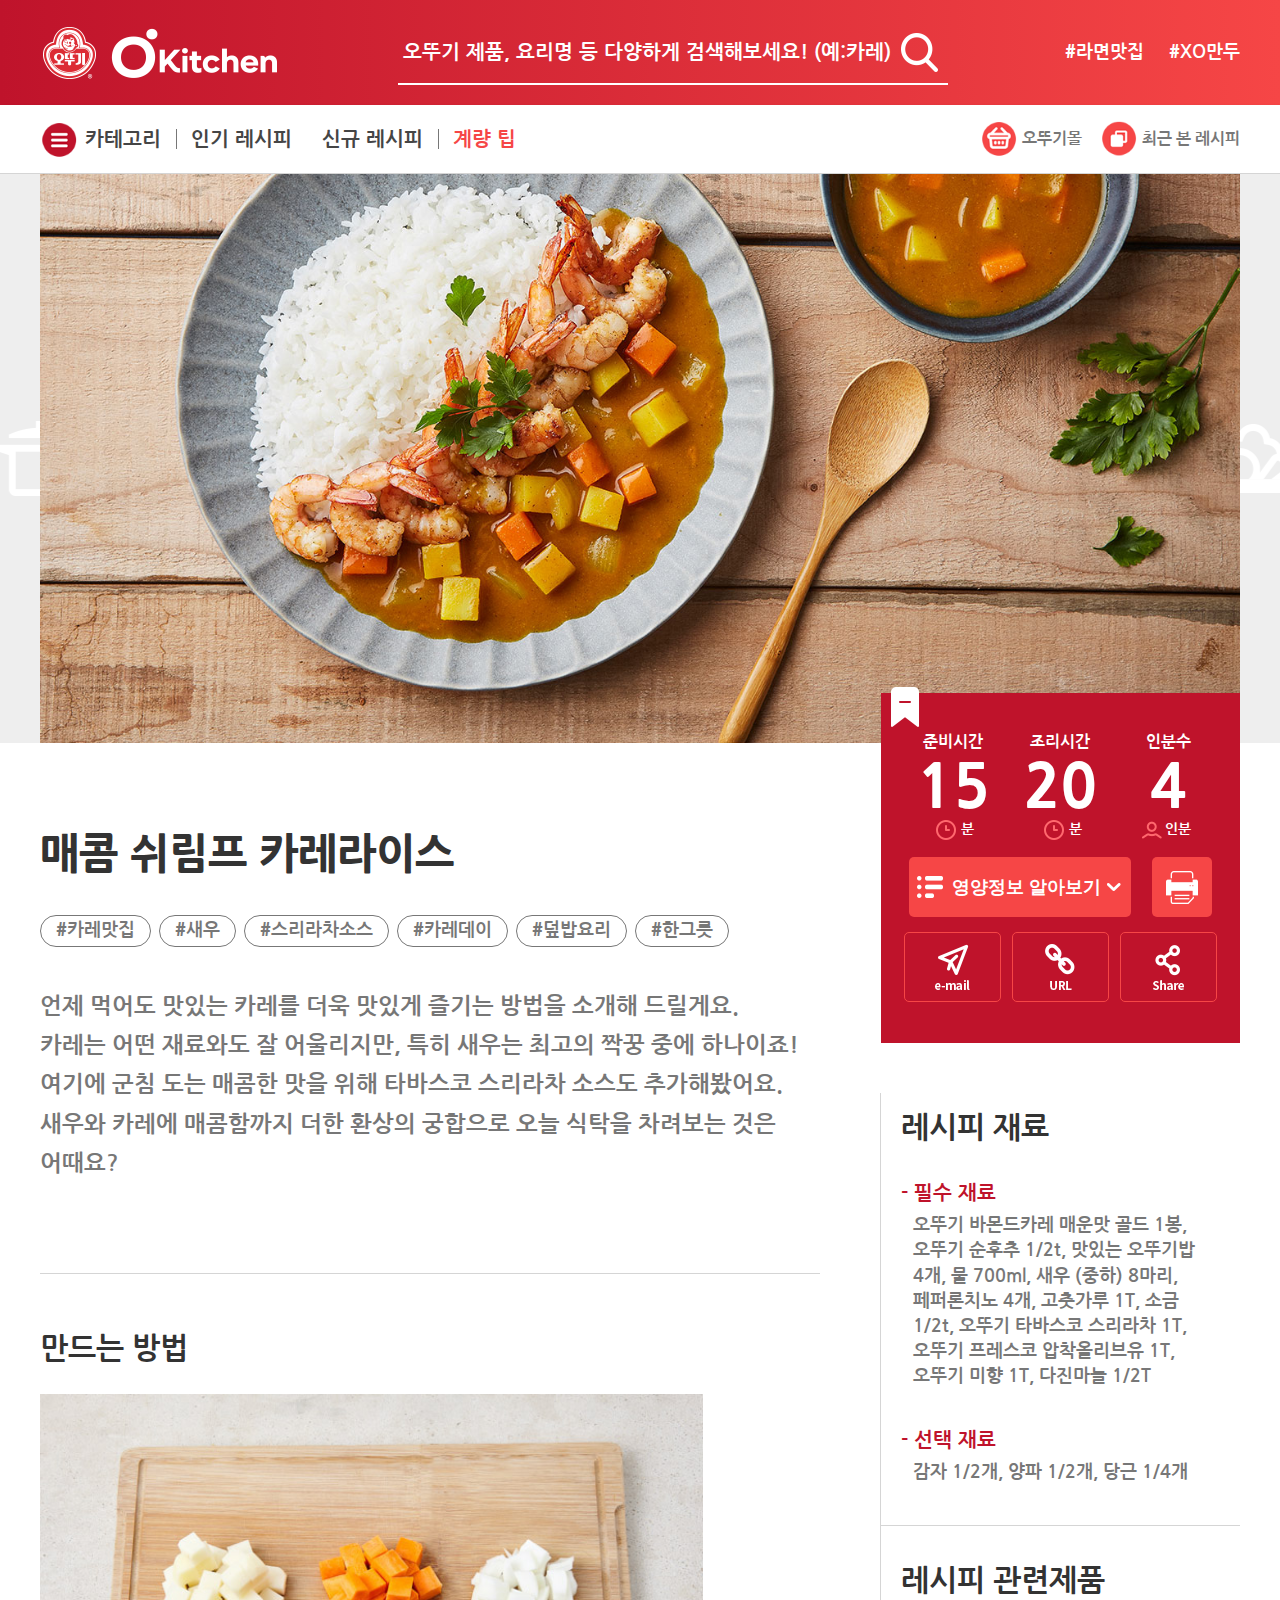
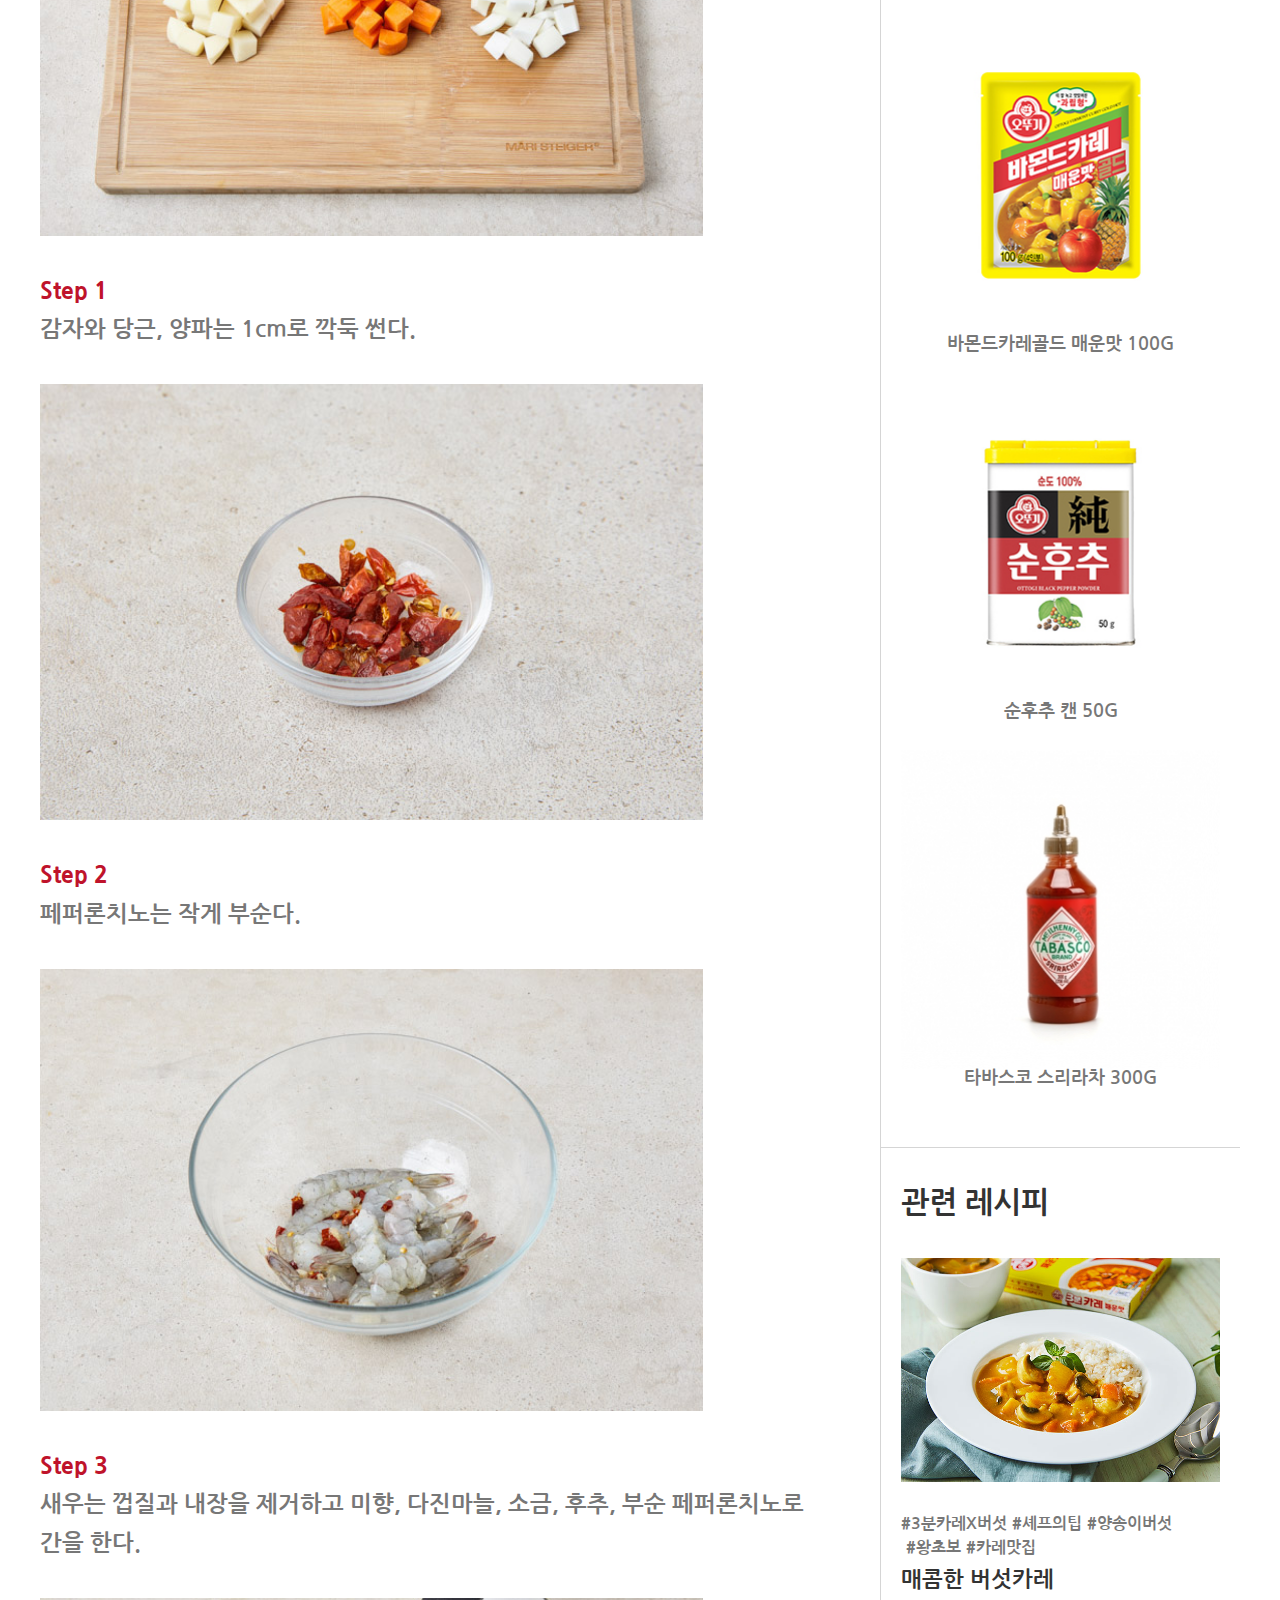
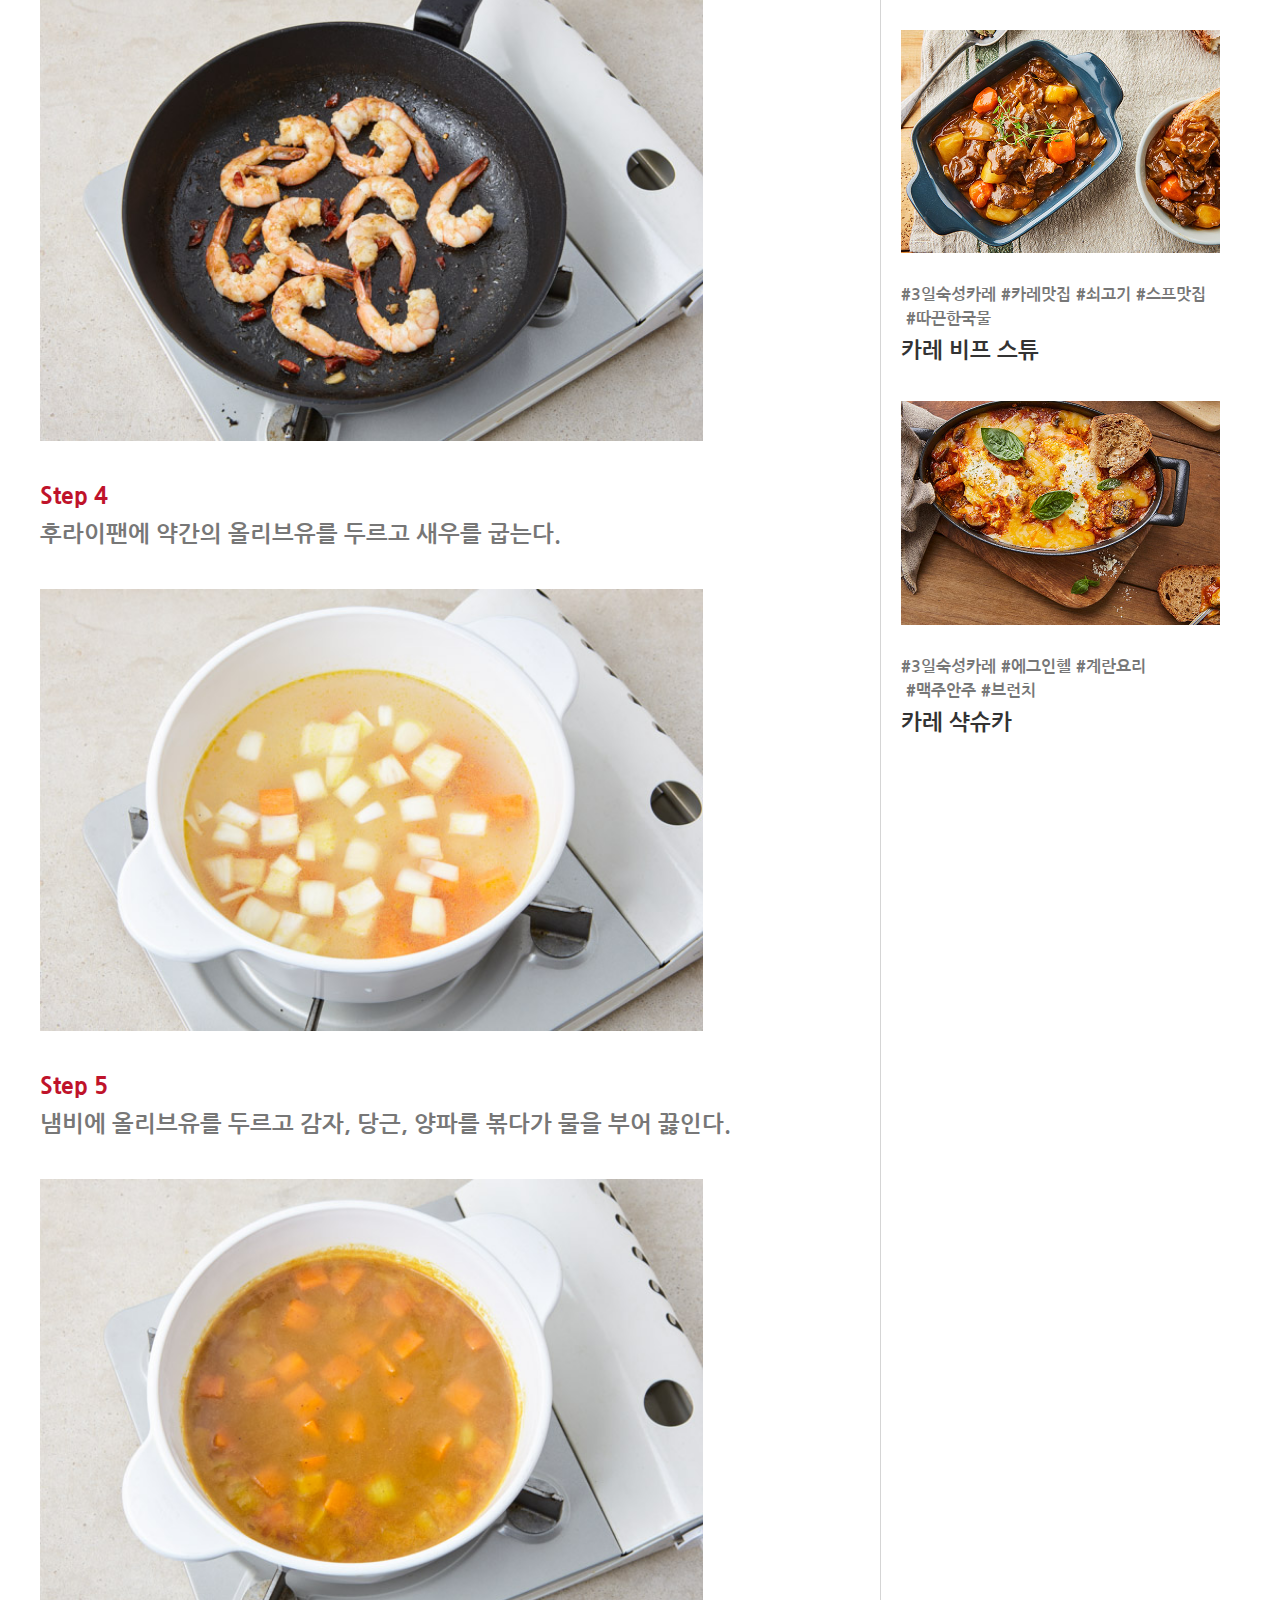
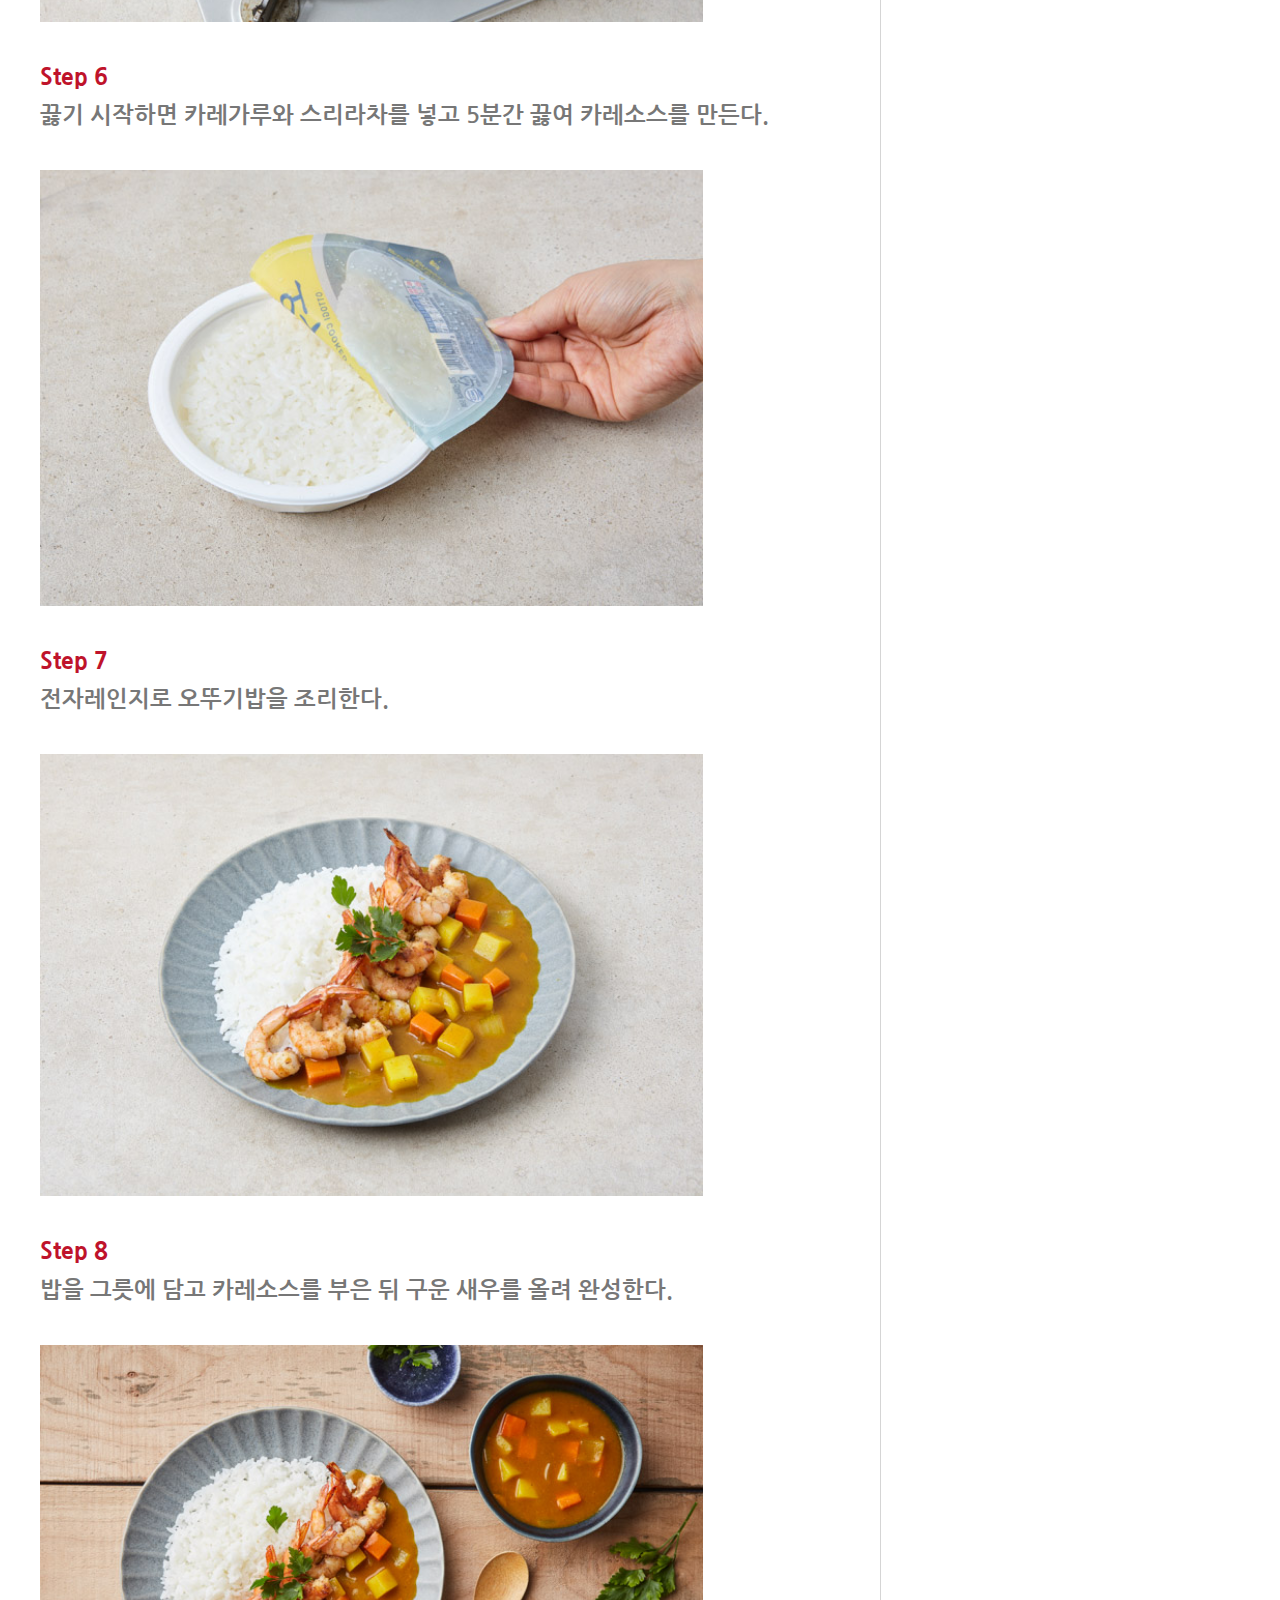
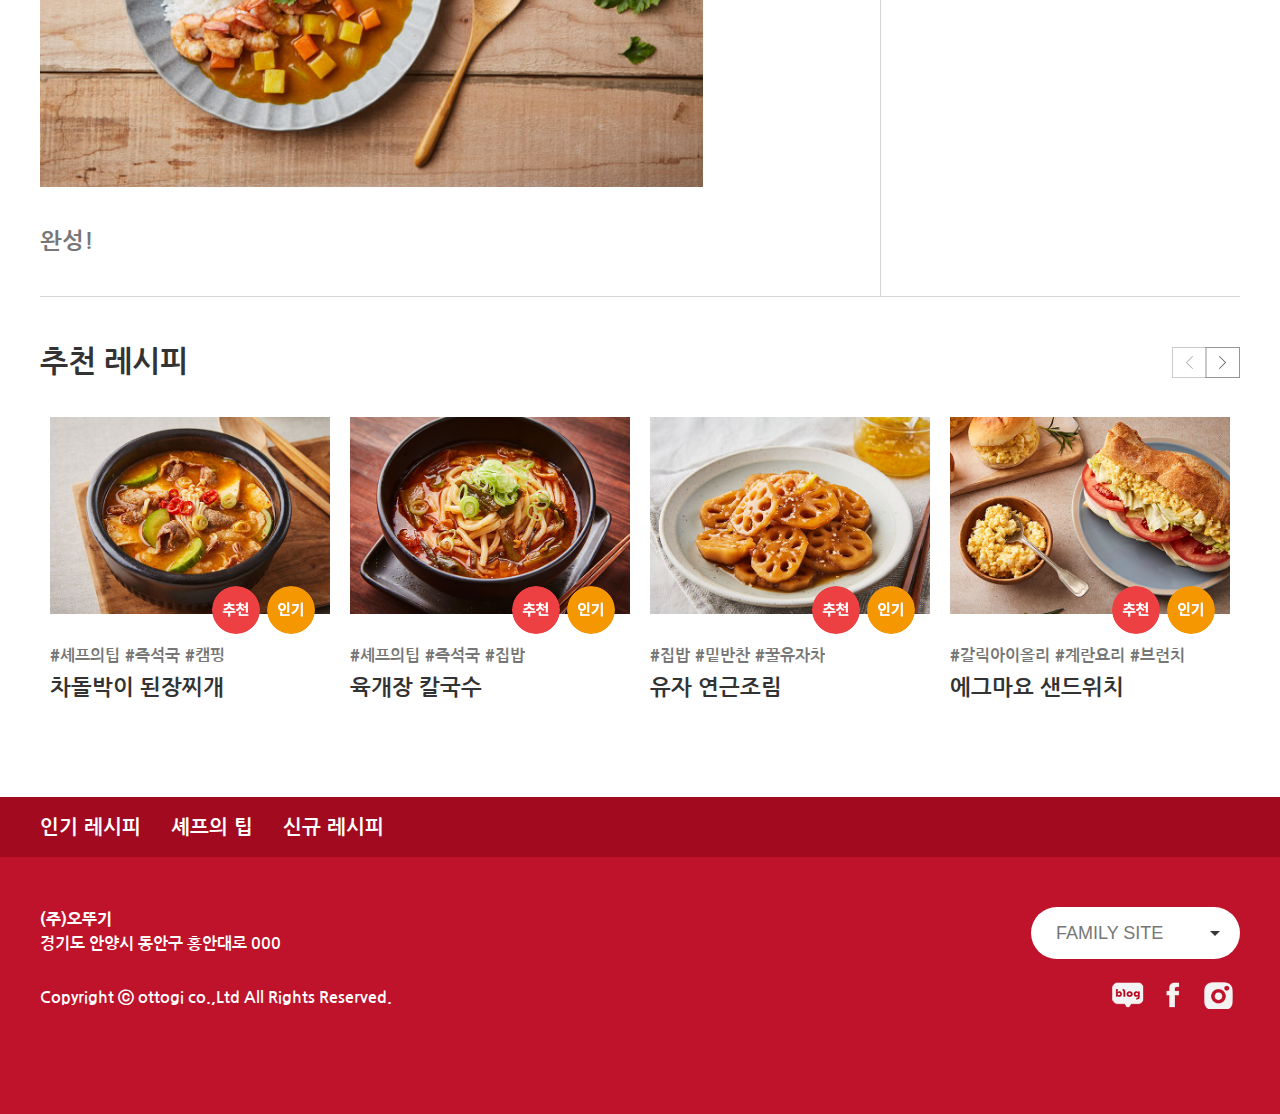
<file: subpages/recipe_detail.html>
<!DOCTYPE html>
<html lang="ko">

<head>
  <meta charset="UTF-8">
  <meta http-equiv="X-UA-Compatible" content="IE=edge">
  <meta name="viewport" content="width=device-width, initial-scale=1.0">
  <title>오'키친</title>
  <link rel="icon" href="../img/favicon.ico">
  <link rel="stylesheet" href="https://fonts.googleapis.com/css2?family=Nanum+Gothic:wght@400;700;800&display=swap">
  <link rel="stylesheet" href="../css/style.css">
</head>

<body>
  <div class="wrap">
    <!-- 상단 메뉴 -->
    <header>
      <div class="header_wrap">
        <h1><a href="../index.html"><span>오키친로고</span></a></h1>
        <div class="search">
          <form id="search_form" name="search_bar" method="post">
            <label for="search_info" id="search_name">오뚜기 제품, 요리명 등 다양하게 검색해보세요! (예:카레)</label>
            <input type="text" id="search_info" autocomplete="off" />
            <button type="button">검색</button>
          </form>
        </div>
        <ul class="header_hash">
          <li><a href="#">#라면맛집</a></li>
          <li><a href="#">#XO만두</a></li>
        </ul>
      </div>
    </header>
    <!-- 메뉴 -->
    <nav>
      <div class="nav_wrap">
        <ul class="category">
          <li><a href="#">카테고리</a>
            <ul class="drops">
              <li class="drop_left">
                <ol>
                  <li><a href="#">종류</a></li>
                  <li><a href="#">재료</a></li>
                  <li><a href="#">방법</a></li>
                  <li><a href="#">테마</a></li>
                  <li><a href="#">기념일</a></li>
                  <li><a href="#">도구</a></li>
                </ol>
              </li>
              <li class="drop_right">
                <ol>
                  <li><a href="#">#카레</a></li>
                  <li><a href="#">#마요네스</a></li>
                  <li><a href="#">#분식</a></li>
                  <li><a href="#">#브런치</a></li>
                  <li><a href="#">#집밥</a></li>
                  <li><a href="#">#치즈듬뿍</a></li>
                  <li><a href="#">#캠핑</a></li>
                  <li><a href="#">#간단 꿀조합</a></li>
                </ol>
              </li>
              <li class="drop_both">
                <a href="#">카테고리 전체보기</a>
              </li>
            </ul>
          </li>
          <li><a href="./best_recipe.html">인기 레시피</a></li>
          <li><a href="./new_recipe.html">신규 레시피</a></li>
          <li><a href="./weighing_tips.html">계량 팁</a></li>
        </ul>
        <ul class="links">
          <li><a href="#">오뚜기몰</a></li>
          <li><a href="#">최근 본 레시피</a></li>
        </ul>
      </div>
    </nav>
    <main>
      <div class="contents sub_detail_top">
        <div class="inner full">
          <img src="../img/sub_detail/top.jpg" alt="recipe_detail">
        </div>
      </div>
      <div class="contents sub sub_detail_main">
        <div class="inner">
          <div class="content detail_left">
            <div class="infomation">
              <h2>매콤 쉬림프 카레라이스</h2>
              <ul class="tags">
                <li><a href="#" class="radius">#카레맛집</a></li>
                <li><a href="#" class="radius">#새우</a></li>
                <li><a href="#" class="radius">#스리라차소스</a></li>
                <li><a href="#" class="radius">#카레데이</a></li>
                <li><a href="#" class="radius">#덮밥요리</a></li>
                <li><a href="#" class="radius">#한그릇</a></li>
              </ul>
              <p>언제 먹어도 맛있는 카레를 더욱 맛있게 즐기는 방법을 소개해 드릴게요. 카레는 어떤 재료와도 잘 어울리지만, 특히 새우는 최고의 짝꿍 중에 하나이죠! 여기에 군침 도는 매콤한 맛을 위해
                타바스코 스리라차 소스도 추가해봤어요. 새우와 카레에 매콤함까지 더한 환상의 궁합으로 오늘 식탁을 차려보는 것은 어때요?</p>
            </div>
            <div class="cooking">
              <h3>만드는 방법</h3>
              <ol>
                <li>
                  <img src="../img/sub_detail/step01.jpg" alt="step01">
                  <p>
                    <strong>Step 1</strong>
                    감자와 당근, 양파는 1cm로 깍둑 썬다.
                  </p>
                </li>
                <li>
                  <img src="../img/sub_detail/step02.jpg" alt="step02">
                  <p>
                    <strong>Step 2</strong>
                    페퍼론치노는 작게 부순다.
                  </p>
                </li>
                <li>
                  <img src="../img/sub_detail/step03.jpg" alt="step03">
                  <p>
                    <strong>Step 3</strong>
                    새우는 껍질과 내장을 제거하고 미향, 다진마늘, 소금, 후추, 부순 페퍼론치노로 간을 한다.
                  </p>
                </li>
                <li>
                  <img src="../img/sub_detail/step04.jpg" alt="step04">
                  <p>
                    <strong>Step 4</strong>
                    후라이팬에 약간의 올리브유를 두르고 새우를 굽는다.
                  </p>
                </li>
                <li>
                  <img src="../img/sub_detail/step05.jpg" alt="step05">
                  <p>
                    <strong>Step 5</strong>
                    냄비에 올리브유를 두르고 감자, 당근, 양파를 볶다가 물을 부어 끓인다.
                  </p>
                </li>
                <li>
                  <img src="../img/sub_detail/step06.jpg" alt="step06">
                  <p>
                    <strong>Step 6</strong>
                    끓기 시작하면 카레가루와 스리라차를 넣고 5분간 끓여 카레소스를 만든다.
                  </p>
                </li>
                <li>
                  <img src="../img/sub_detail/step07.jpg" alt="step07">
                  <p>
                    <strong>Step 7</strong>
                    전자레인지로 오뚜기밥을 조리한다.
                  </p>
                </li>
                <li>
                  <img src="../img/sub_detail/step08.jpg" alt="step08">
                  <p>
                    <strong>Step 8</strong>
                    밥을 그릇에 담고 카레소스를 부은 뒤 구운 새우를 올려 완성한다.
                  </p>
                </li>
                <li>
                  <img src="../img/sub_detail/step09.jpg" alt="step09">
                  <p>완성!</p>
                </li>
              </ol>
            </div>
          </div>
          <div class="content detail_right">
            <div class="mini_menu">
              <div class="mini01">
                <ul>
                  <li>
                    <p>준비시간</p>
                    <strong>15</strong>
                    <p class="mn_time">분</p>
                  </li>
                  <li>
                    <p>조리시간</p>
                    <strong>20</strong>
                    <p class="mn_time">분</p>
                  </li>
                  <li>
                    <p>인분수</p>
                    <strong>4</strong>
                    <p class="mn_people">인분</p>
                  </li>
                </ul>
              </div>
              <div class="mini02">
                <button type="button" class="btn_nutri"><span>영양정보 알아보기</span></button>
                <button type="button" class="btn_print"><span>인쇄하기</span></button>
              </div>
              <div class="mini03">
                <button type="button"><span>e-mail</span></button>
                <button type="button"><span>URL</span></button>
                <button type="button"><span>Share</span></button>
              </div>
              <div class="mini_nutri">
                <div class="top_nutri">
                  <h3>레시피 영양정보</h3>
                  <button type="button" class="btn_close"><span>닫기</span></button>
                </div>
                <div class="tbl_nutri">
                  <table>
                    <caption>레시피 영양정보</caption>
                    <tbody>
                      <tr>
                        <th scope="row">칼로리(kcal)</th>
                        <td>459.6</td>
                      </tr>
                      <tr>
                        <th scope="row">총 지방(g)</th>
                        <td>8.4</td>
                      </tr>
                      <tr>
                        <th scope="row">포화지방(g)</th>
                        <td>1.6</td>
                      </tr>
                      <tr>
                        <th scope="row">콜레스테롤(mg)</th>
                        <td>0.4</td>
                      </tr>
                      <tr>
                        <th scope="row">나트륨(mg)</th>
                        <td>283.8</td>
                      </tr>
                      <tr>
                        <th scope="row">탄수화물(g)</th>
                        <td>89.8</td>
                      </tr>
                      <tr>
                        <th scope="row">식이섬유(g)</th>
                        <td>4.3</td>
                      </tr>
                      <tr>
                        <th scope="row">단백질(g)</th>
                        <td>10</td>
                      </tr>
                      <tr>
                        <th scope="row">비타민A(ug RAE)</th>
                        <td>183.9</td>
                      </tr>
                      <tr>
                        <th scope="row">비타민C(mg)</th>
                        <td>10.4</td>
                      </tr>
                      <tr>
                        <th scope="row">칼슘(mg)</th>
                        <td>161.6</td>
                      </tr>
                    </tbody>
                  </table>
                </div>
                <p>해당 레시피 1인분당 예상되는 영양정보이며, 식재료의 생산방법, 사용부위 및 사용량 등 기타 변수에 따라 차이가 발생할 수 있습니다.</p>
              </div>
            </div>
            <div class="ingredients">
              <h3>레시피 재료</h3>
              <ul>
                <li>
                  <h4>- 필수 재료</h4>
                  <p>오뚜기 바몬드카레 매운맛 골드 1봉, 오뚜기 순후추 1/2t, 맛있는 오뚜기밥 4개, 물 700ml, 새우 (중하) 8마리, 페퍼론치노 4개, 고춧가루 1T, 소금 1/2t,
                    오뚜기 타바스코 스리라차 1T, 오뚜기 프레스코 압착올리브유 1T,오뚜기 미향 1T, 다진마늘 1/2T</p>
                </li>
                <li>
                  <h4>- 선택 재료</h4>
                  <p>감자 1/2개, 양파 1/2개, 당근 1/4개</p>
                </li>
              </ul>
            </div>
            <div class="product">
              <h3>레시피 관련제품</h3>
              <ul>
                <li>
                  <a href="#">
                    <img src="../img/sub_detail/product01.jpg" alt="product01">
                    <p>바몬드카레골드 매운맛 100G</p>
                    <div class="over_img">
                      <p>관련제품은 오뚜기몰과<br>인근 매장에서 구매 가능합니다.</p>
                    </div>
                  </a>
                </li>
                <li>
                  <a href="#">
                    <img src="../img/sub_detail/product02.jpg" alt="product02">
                    <p>순후추 캔 50G</p>
                    <div class="over_img">
                      <p>관련제품은 오뚜기몰과<br>인근 매장에서 구매 가능합니다.</p>
                    </div>
                  </a>
                </li>
                <li>
                  <a href="#">
                    <img src="../img/sub_detail/product03.jpg" alt="product03">
                    <p>타바스코 스리라차 300G</p>
                    <div class="over_img">
                      <p>관련제품은 오뚜기몰과<br>인근 매장에서 구매 가능합니다.</p>
                    </div>
                  </a>
                </li>
              </ul>
            </div>
            <div class="related">
              <h3>관련 레시피</h3>
              <div class="items_wrap">
                <div class="item">
                  <div class="thumb">
                    <a href="#">
                      <img src="../img/sub_detail/related01.jpg" alt="related_recipe">
                    </a>
                  </div>
                  <div class="info">
                    <ul class="recipeTag">
                      <li><span>#3분카레X버섯</span></li>
                      <li><span>#셰프의팁</span></li>
                      <li><span>#양송이버섯</span></li>
                      <li><span>#왕초보</span></li>
                      <li><span>#카레맛집</span></li>
                    </ul>
                    <h4><a href="#">매콤한 버섯카레</a></h4>
                  </div>
                </div>
                <div class="item">
                  <div class="thumb">
                    <a href="#">
                      <img src="../img/sub_detail/related02.jpg" alt="related_recipe">
                    </a>
                  </div>
                  <div class="info">
                    <ul class="recipeTag">
                      <li><span>#3일숙성카레</span></li>
                      <li><span>#카레맛집</span></li>
                      <li><span>#쇠고기</span></li>
                      <li><span>#스프맛집</span></li>
                      <li><span>#따끈한국물</span></li>
                    </ul>
                    <h4><a href="#">카레 비프 스튜</a></h4>
                  </div>
                </div>
                <div class="item">
                  <div class="thumb">
                    <a href="#">
                      <img src="../img/sub_detail/related03.jpg" alt="related_recipe">
                    </a>
                  </div>
                  <div class="info">
                    <ul class="recipeTag">
                      <li><span>#3일숙성카레</span></li>
                      <li><span>#에그인헬</span></li>
                      <li><span>#계란요리</span></li>
                      <li><span>#맥주안주</span></li>
                      <li><span>#브런치</span></li>
                    </ul>
                    <h4><a href="#">카레 샥슈카</a></h4>
                  </div>
                </div>
              </div>
            </div>
          </div>
        </div>
      </div>
      <div class="contents sub_detail_bottom">
        <div class="inner">
          <h3>추천 레시피</h3>
          <div class="slider_nav">
            <button type="button" class="btn_subPrev"><span>이전</span></button>
            <button type="button" class="btn_subNext"><span>다음</span></button>
          </div>
          <div class="slider_container sub_slider">
            <ul class="slider">
              <li class="slides items_wrap">
                <div class="item">
                  <div class="thumb">
                    <span class="icon_push">추천</span><span class="icon_best">인기</span>
                    <a href="#">
                      <img src="../img/main/sec05_05.jpg" alt="best_racipe">
                    </a>
                  </div>
                  <div class="info">
                    <ul class="recipeTag">
                      <li><span>#셰프의팁</span></li>
                      <li><span>#즉석국</span></li>
                      <li><span>#캠핑</span></li>
                    </ul>
                    <h4><a href="#">차돌박이 된장찌개</a></h4>
                  </div>
                </div>
                <div class="item">
                  <div class="thumb">
                    <span class="icon_push">추천</span><span class="icon_best">인기</span>
                    <a href="#">
                      <img src="../img/main/sec05_06.jpg" alt="best_racipe">
                    </a>
                  </div>
                  <div class="info">
                    <ul class="recipeTag">
                      <li><span>#셰프의팁</span></li>
                      <li><span>#즉석국</span></li>
                      <li><span>#집밥</span></li>
                    </ul>
                    <h4><a href="#">육개장 칼국수</a></h4>
                  </div>
                </div>
                <div class="item">
                  <div class="thumb">
                    <span class="icon_push">추천</span><span class="icon_best">인기</span>
                    <a href="#">
                      <img src="../img/main/sec05_07.jpg" alt="best_racipe">
                    </a>
                  </div>
                  <div class="info">
                    <ul class="recipeTag">
                      <li><span>#집밥</span></li>
                      <li><span>#밑반찬</span></li>
                      <li><span>#꿀유자차</span></li>
                    </ul>
                    <h4><a href="#">유자 연근조림</a></h4>
                  </div>
                </div>
                <div class="item">
                  <div class="thumb">
                    <span class="icon_push">추천</span><span class="icon_best">인기</span>
                    <a href="#">
                      <img src="../img/main/sec05_08.jpg" alt="best_racipe">
                    </a>
                  </div>
                  <div class="info">
                    <ul class="recipeTag">
                      <li><span>#갈릭아이올리</span></li>
                      <li><span>#계란요리</span></li>
                      <li><span>#브런치</span></li>
                    </ul>
                    <h4><a href="#">에그마요 샌드위치</a></h4>
                  </div>
                </div>
              </li>
              <li class="slides items_wrap">
                <div class="item">
                  <div class="thumb">
                    <span class="icon_push">추천</span><span class="icon_best">인기</span>
                    <a href="#">
                      <img src="../img/main/sec05_01.jpg" alt="best_racipe">
                    </a>
                  </div>
                  <div class="info">
                    <ul class="recipeTag">
                      <li><span>#덮밥요리</span></li>
                      <li><span>#오뚜기햄</span></li>
                      <li><span>#골드마요네스</span></li>
                    </ul>
                    <h4><a href="#">햄마요덮밥</a></h4>
                  </div>
                </div>
                <div class="item">
                  <div class="thumb">
                    <span class="icon_push">추천</span><span class="icon_best">인기</span>
                    <a href="#">
                      <img src="../img/main/sec05_02.jpg" alt="best_racipe">
                    </a>
                  </div>
                  <div class="info">
                    <ul class="recipeTag">
                      <li><span>#파스타샐러드</span></li>
                      <li><span>#키즈셰프</span></li>
                      <li><span>#토마토퓨레</span></li>
                    </ul>
                    <h4><a href="#">토마토 냉파스타</a></h4>
                  </div>
                </div>
                <div class="item">
                  <div class="thumb">
                    <span class="icon_push">추천</span><span class="icon_best">인기</span>
                    <a href="#">
                      <img src="../img/main/sec05_03.jpg" alt="best_racipe">
                    </a>
                  </div>
                  <div class="info">
                    <ul class="recipeTag">
                      <li><span>#치즈듬뿍</span></li>
                      <li><span>#단짠단짠</span></li>
                      <li><span>#골드마요네스</span></li>
                    </ul>
                    <h4><a href="#">콘치즈</a></h4>
                  </div>
                </div>
                <div class="item">
                  <div class="thumb">
                    <span class="icon_push">추천</span><span class="icon_best">인기</span>
                    <a href="#">
                      <img src="../img/main/sec05_04.jpg" alt="best_racipe">
                    </a>
                  </div>
                  <div class="info">
                    <ul class="recipeTag">
                      <li><span>#3일숙성카레</span></li>
                      <li><span>#카레맛집</span></li>
                      <li><span>#쇠고기</span></li>
                    </ul>
                    <h4><a href="#">카레 비프 스튜</a></h4>
                  </div>
                </div>
              </li>
            </ul>
          </div>
        </div>
      </div>
    </main>
    <footer>
      <div class="footer_top">
        <ul class="footer_list">
          <li><a href="./best_recipe.html">인기 레시피</a></li>
          <li><a href="#">셰프의 팁</a></li>
          <li><a href="./new_recipe.html">신규 레시피</a></li>
        </ul>
      </div>
      <div class="footer_bottom">
        <div class="footer_list">
          <div class="footer_info">
            <strong>(주)오뚜기</strong>
            <p>경기도 안양시 동안구 홍안대로 000</p>
            <p>Copyright ⓒ ottogi co.,Ltd All Rights Reserved.</p>
          </div>
          <div class="footer_sitemap">
            <select>
              <option value>family site</option>
              <option value>(주)오뚜기</option>
              <option value>오뚜기몰</option>
              <option value>오뚜기함태호재단</option>
            </select>
            <ul>
              <li><a href="#"><span>오뚜기 인스타그램</span></a></li>
              <li><a href="#"><span>오뚜기 페이스북</span></a></li>
              <li><a href="#"><span>오뚜기 블로그</span></a></li>
            </ul>
          </div>
        </div>
      </div>
    </footer>
    <button type="button" class="btn_top"></button>
  </div>
  <script src="../js/prefixfree.min.js"></script>
  <script src="../js/common.js"></script>
  <script src="../js/detailResipe.js"></script>
</body>

</html>
</file>
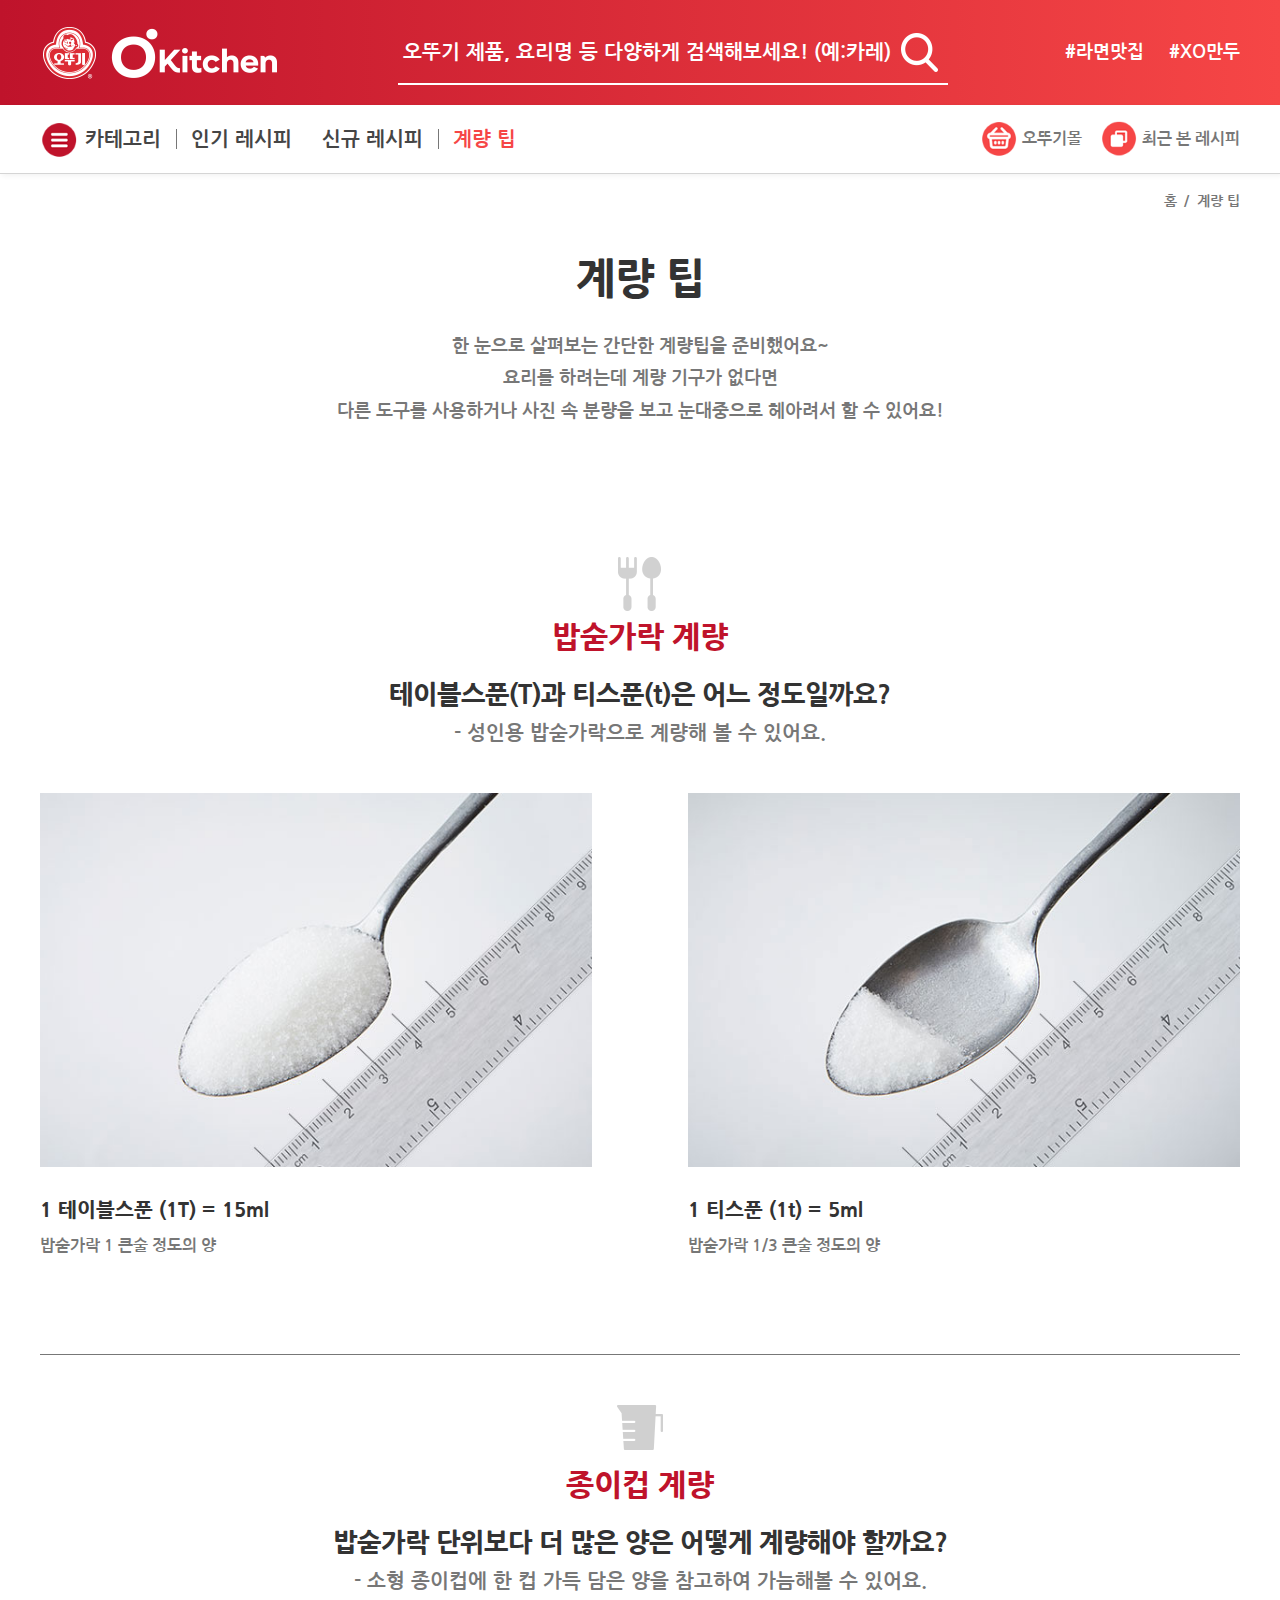
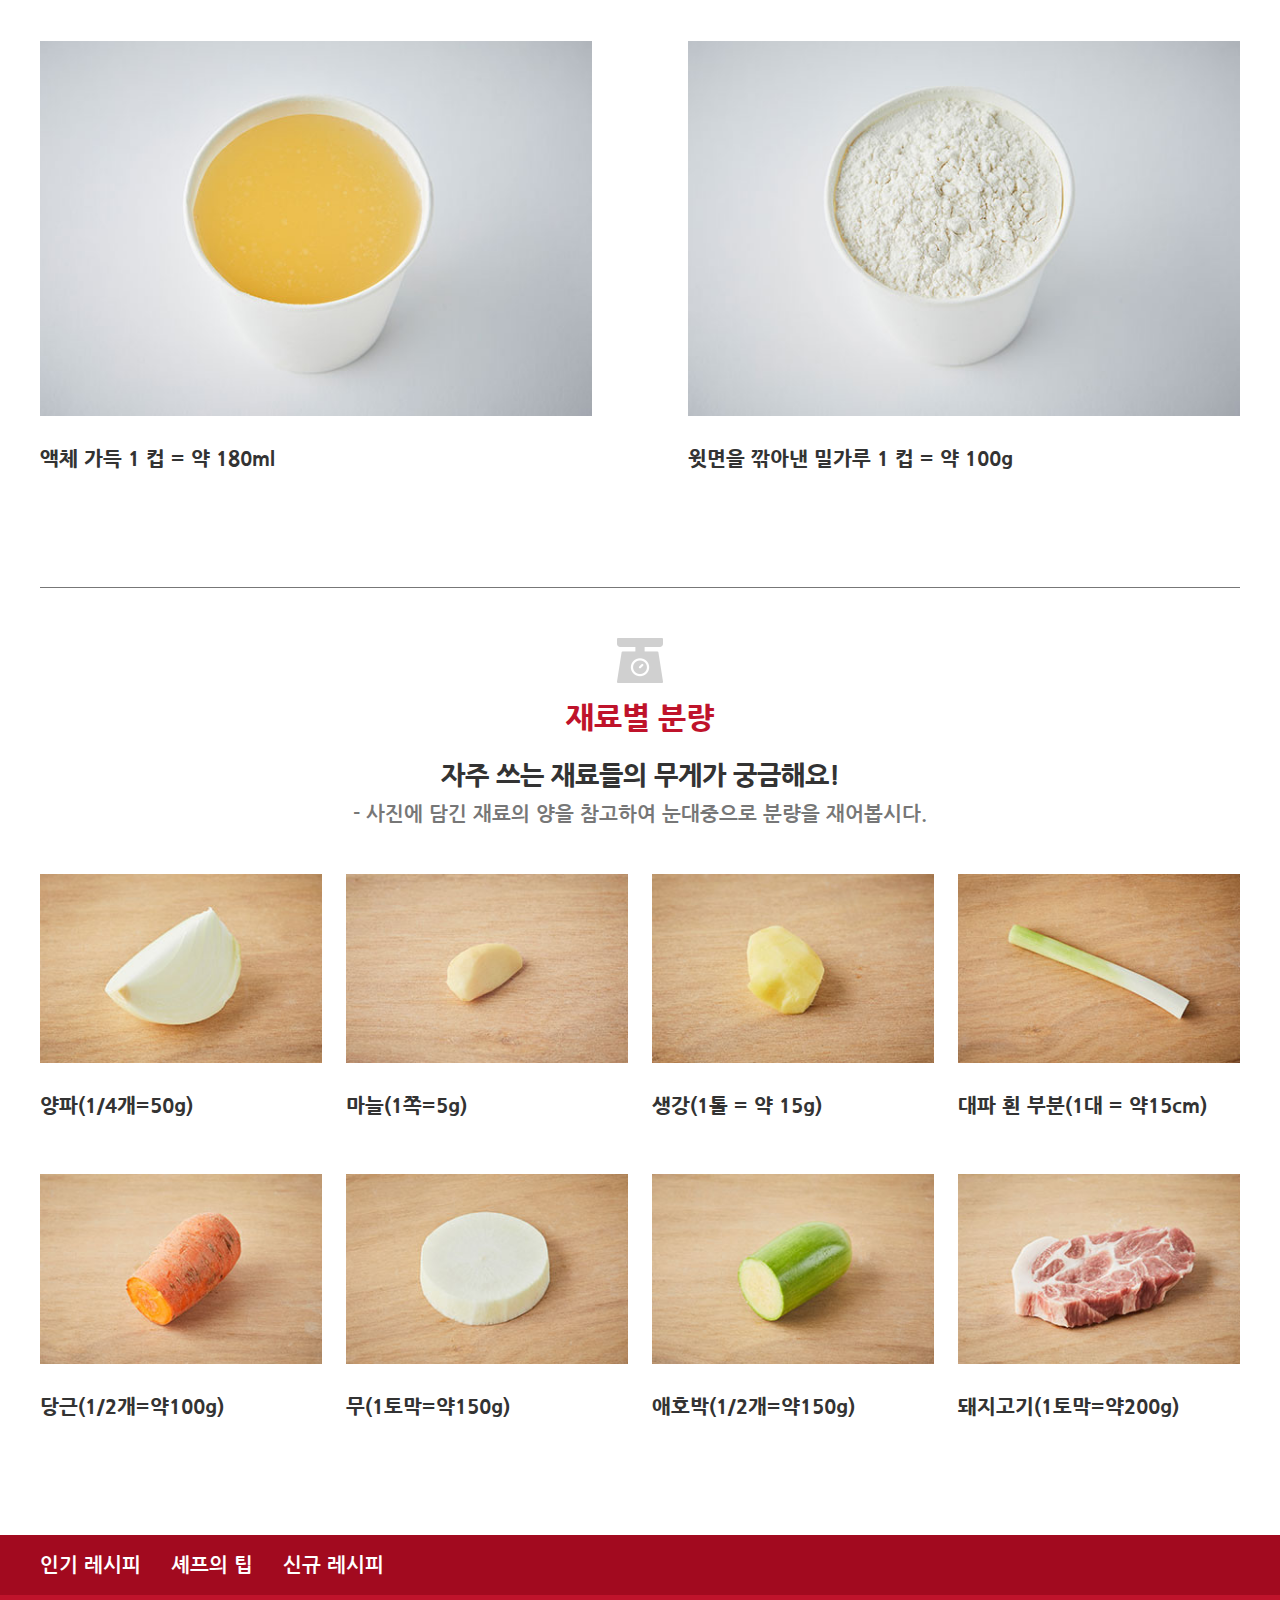
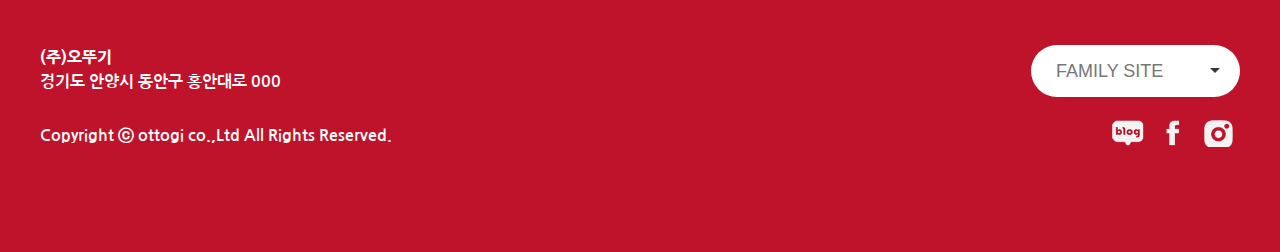
<file: subpages/weighing_tips.html>
<!DOCTYPE html>
<html lang="ko">

<head>
  <meta charset="UTF-8">
  <meta http-equiv="X-UA-Compatible" content="IE=edge">
  <meta name="viewport" content="width=device-width, initial-scale=1.0">
  <title>오'키친</title>
  <link rel="icon" href="../img/favicon.ico">
  <link rel="stylesheet" href="https://fonts.googleapis.com/css2?family=Nanum+Gothic:wght@400;700;800&display=swap">
  <link rel="stylesheet" href="../css/style.css">
</head>

<body>
  <div class="wrap">
    <!-- 상단 메뉴 -->
    <header>
      <div class="header_wrap">
        <h1><a href="../index.html"><span>오키친로고</span></a></h1>
        <div class="search">
          <form id="search_form" name="search_bar" method="post">
            <label for="search_info" id="search_name">오뚜기 제품, 요리명 등 다양하게 검색해보세요! (예:카레)</label>
            <input type="text" id="search_info" autocomplete="off" />
            <button type="button">검색</button>
          </form>
        </div>
        <ul class="header_hash">
          <li><a href="#">#라면맛집</a></li>
          <li><a href="#">#XO만두</a></li>
        </ul>
      </div>
    </header>
    <!-- 메뉴 -->
    <nav>
      <div class="nav_wrap">
        <ul class="category">
          <li><a href="#">카테고리</a>
            <ul class="drops">
              <li class="drop_left">
                <ol>
                  <li><a href="#">종류</a></li>
                  <li><a href="#">재료</a></li>
                  <li><a href="#">방법</a></li>
                  <li><a href="#">테마</a></li>
                  <li><a href="#">기념일</a></li>
                  <li><a href="#">도구</a></li>
                </ol>
              </li>
              <li class="drop_right">
                <ol>
                  <li><a href="#">#카레</a></li>
                  <li><a href="#">#마요네스</a></li>
                  <li><a href="#">#분식</a></li>
                  <li><a href="#">#브런치</a></li>
                  <li><a href="#">#집밥</a></li>
                  <li><a href="#">#치즈듬뿍</a></li>
                  <li><a href="#">#캠핑</a></li>
                  <li><a href="#">#간단 꿀조합</a></li>
                </ol>
              </li>
              <li class="drop_both">
                <a href="#">카테고리 전체보기</a>
              </li>
            </ul>
          </li>
          <li><a href="./best_recipe.html">인기 레시피</a></li>
          <li><a href="./new_recipe.html">신규 레시피</a></li>
          <li><a href="#">계량 팁</a></li>
        </ul>
        <ul class="links">
          <li><a href="#">오뚜기몰</a></li>
          <li><a href="#">최근 본 레시피</a></li>
        </ul>
      </div>
    </nav>
    <main>
      <div class="contents sub">
        <div class="inner">
          <div class="page_nav">
            <span>페이지 경로</span>
            <ul>
              <li><a href="../index.html">홈</a></li>
              <li><a href="#">계량 팁</a></li>
            </ul>
          </div>
          <div class="page_heading">
            <h2>계량 팁</h2>
            <p>
              한 눈으로 살펴보는 간단한 계량팁을 준비했어요~<br>
              요리를 하려는데 계량 기구가 없다면<br>
              다른 도구를 사용하거나 사진 속 분량을 보고 눈대중으로 헤아려서 할 수 있어요!
            </p>
          </div>
        </div>
      </div>
      <div class="contents sub">
        <div class="inner">
          <div class="content">
            <div class="content_text">
              <h3 class="spoon">밥숟가락 계량</h3>
              <p>
                <strong>테이블스푼(T)과 티스푼(t)은 어느 정도일까요?</strong>
                - 성인용 밥숟가락으로 계량해 볼 수 있어요.
              </p>
            </div>
            <ul class="content_main">
              <li>
                <img src="../img/sub_weighing/spoon01.jpg" alt="spoon_img01">
                <h4>1 테이블스푼 (1T) = 15ml</h4>
                <p>밥숟가락 1 큰술 정도의 양</p>
              </li>
              <li>
                <img src="../img/sub_weighing/spoon02.jpg" alt="spoon_img02">
                <h4>1 티스푼 (1t) = 5ml</h4>
                <p>밥숟가락 1/3 큰술 정도의 양</p>
              </li>
            </ul>
          </div>
          <div class="content">
            <div class="content_text">
              <h3 class="cup">종이컵 계량</h3>
              <p>
                <strong>밥숟가락 단위보다 더 많은 양은 어떻게 계량해야 할까요?</strong>
                - 소형 종이컵에 한 컵 가득 담은 양을 참고하여 가늠해볼 수 있어요.
              </p>
            </div>
            <ul class="content_main">
              <li>
                <img src="../img/sub_weighing/cup01.jpg" alt="cup_img01">
                <h4>액체 가득 1 컵 = 약 180ml</h4>
              </li>
              <li>
                <img src="../img/sub_weighing/cup02.jpg" alt="cup_img02">
                <h4>윗면을 깎아낸 밀가루 1 컵 = 약 100g</h4>
              </li>
            </ul>
          </div>
          <div class="content">
            <div class="content_text">
              <h3 class="food">재료별 분량</h3>
              <p>
                <strong>자주 쓰는 재료들의 무게가 궁금해요!</strong>
                - 사진에 담긴 재료의 양을 참고하여 눈대중으로 분량을 재어봅시다.
              </p>
            </div>
            <ul class="content_main cn_last">
              <li>
                <img src="../img/sub_weighing/food01.jpg" alt="food_img01">
                <h4>양파(1/4개=50g)</h4>
              </li>
              <li>
                <img src="../img/sub_weighing/food02.jpg" alt="food_img02">
                <h4>마늘(1쪽=5g)</h4>
              </li>
              <li>
                <img src="../img/sub_weighing/food03.jpg" alt="food_img03">
                <h4>생강(1톨 = 약 15g)</h4>
              </li>
              <li>
                <img src="../img/sub_weighing/food04.jpg" alt="food_img04">
                <h4>대파 흰 부분(1대 = 약15cm)</h4>
              </li>
              <li>
                <img src="../img/sub_weighing/food05.jpg" alt="food_img05">
                <h4>당근(1/2개=약100g)</h4>
              </li>
              <li>
                <img src="../img/sub_weighing/food06.jpg" alt="food_img06">
                <h4>무(1토막=약150g)</h4>
              </li>
              <li>
                <img src="../img/sub_weighing/food07.jpg" alt="food_img07">
                <h4>애호박(1/2개=약150g)</h4>
              </li>
              <li>
                <img src="../img/sub_weighing/food08.jpg" alt="food_img08">
                <h4>돼지고기(1토막=약200g)</h4>
              </li>
            </ul>
          </div>
        </div>
      </div>
    </main>
    <footer>
      <div class="footer_top">
        <ul class="footer_list">
          <li><a href="./best_recipe.html">인기 레시피</a></li>
          <li><a href="#">셰프의 팁</a></li>
          <li><a href="./new_recipe.html">신규 레시피</a></li>
        </ul>
      </div>
      <div class="footer_bottom">
        <div class="footer_list">
          <div class="footer_info">
            <strong>(주)오뚜기</strong>
            <p>경기도 안양시 동안구 홍안대로 000</p>
            <p>Copyright ⓒ ottogi co.,Ltd All Rights Reserved.</p>
          </div>
          <div class="footer_sitemap">
            <select>
              <option value>family site</option>
              <option value>(주)오뚜기</option>
              <option value>오뚜기몰</option>
              <option value>오뚜기함태호재단</option>
            </select>
            <ul>
              <li><a href="#"><span>오뚜기 인스타그램</span></a></li>
              <li><a href="#"><span>오뚜기 페이스북</span></a></li>
              <li><a href="#"><span>오뚜기 블로그</span></a></li>
            </ul>
          </div>
        </div>
      </div>
    </footer>
    <button type="button" class="btn_top"></button>
  </div>
  <script src="../js/prefixfree.min.js"></script>
  <script src="../js/common.js"></script>
</body>

</html>
</file>
<file: css/style.css>
@charset "UTF-8";
* {
  box-sizing: border-box;
}

html,
body {
  margin: 0;
  padding: 0;
}

body {
  color: #333333;
  font-family: "Nanum Gothic", "맑은 고딕", "돋움", "arial", sans-serif;
  font-weight: 700;
  line-height: 1;
}

h1,
h2,
h3,
h4,
ul,
ol,
p {
  margin: 0;
  padding: 0;
}

header,
nav,
main,
div,
footer {
  display: block;
}

ul,
ol {
  list-style: none;
}

a {
  color: inherit;
  text-decoration: none;
}

input,
button {
  outline: 0;
  border: 0;
  padding: 0;
  background-color: transparent;
}

button {
  cursor: pointer;
}

img {
  width: 100%;
  height: auto;
  vertical-align: middle;
}

table {
  width: 100%;
  padding: 0;
  margin: 0;
  border-spacing: 0;
  border-collapse: collapse;
}
table caption {
  position: absolute;
  width: 1px;
  height: 1px;
  margin: -1px;
  overflow: hidden;
  clip: rect(0, 0, 0, 0);
}

.wrap {
  min-width: 1024px;
}

.contents {
  position: relative;
  width: 100%;
}
.contents .inner {
  margin: 0 auto;
  width: 1200px;
}
@media screen and (max-width: 1230px) {
  .contents .inner {
    width: 100%;
  }
}
.contents .inner.full {
  width: 100%;
}

.sub {
  padding: 0 10px;
}

.slider_container {
  position: relative;
  overflow: hidden;
}
.animated {
  transition: left 1s linear;
}

.animatedLittleFast {
  transition: left 0.7s linear;
}

.tags {
  overflow: hidden;
}
.tags li {
  float: left;
}
.tags li + li {
  margin: 0 0 0 8px;
}

.radius {
  display: inline-block;
  color: #777777;
  font-size: 1.125em;
  text-align: center;
  border-radius: 50px;
  border: 1px solid #777777;
  background-color: #ffffff;
  padding: 5px 15px 7px;
}
.radius:hover {
  color: #ffffff;
  border: 1px solid #f64646;
  background-color: #f64646;
}

.items_wrap {
  width: 100%;
  overflow: hidden;
  display: flex;
  flex-wrap: wrap;
  justify-content: space-between;
}

.item {
  width: 25%;
  padding: 10px;
}

.thumb {
  position: relative;
  width: 100%;
}
.thumb a {
  overflow: hidden;
  display: block;
}
.thumb img {
  transition: 0.3s;
}
.thumb:hover img {
  transform: scale(1.07);
}
.thumb span {
  bottom: -20px;
  position: absolute;
  width: 48px;
  height: 48px;
  border-radius: 50%;
  color: transparent;
  cursor: pointer;
  z-index: 1;
}
.thumb .icon_push {
  right: 70px;
  background: url("../img/common/icon_list.png") no-repeat;
}
.thumb .icon_best {
  right: 15px;
  background: url("../img/common/icon_list.png") no-repeat;
  background-position: 0 -48px;
}

.info {
  padding: 30px 0 10px;
}
.info.normal {
  padding: 20px 0 10px;
}
.info .recipeTag {
  color: #777777;
  display: inline-block;
  overflow: hidden;
  padding: 0 0 5px 0;
}
.info li {
  float: left;
  line-height: 1.5;
}
.info li + li {
  margin: 0 0 0 5px;
}
.info span {
  display: inline-block;
}
.info h4 {
  display: block;
  font-size: 1.375em;
  padding: 0 0 10px 0;
}

.section_heading {
  text-align: center;
  width: 100%;
  margin: 30px 0 50px;
}
.section_heading h2 {
  position: relative;
  font-size: 2.625em;
  letter-spacing: -0.5px;
  padding: 20px 0 35px;
}
.section_heading h2::after {
  content: "";
  position: absolute;
  left: 50%;
  transform: translateX(-50%);
  bottom: 15px;
  width: 40px;
  height: 2px;
  background-color: #333333;
}
.section_heading p {
  color: #777777;
  font-size: 1.25em;
}

.btn_top {
  position: fixed;
  right: 20px;
  bottom: 20px;
  width: 55px;
  height: 55px;
  border-radius: 50px;
  background: url("../img/common/btn_top.png") no-repeat;
  background-size: cover;
  z-index: 99;
  opacity: 0;
  visibility: hidden;
  transition: 0.8s;
}

.active_btnTop {
  opacity: 1;
  visibility: visible;
}

.slider_container.main_visual {
  width: 100%;
  height: 725px;
}
.slider_container.main_visual .slider {
  position: absolute;
  width: 100%;
  height: 100%;
}
.slider_container.main_visual .slides {
  position: absolute;
  width: 100%;
  height: 100%;
  background-repeat: no-repeat;
  background-position: center;
  background-size: cover;
}
@media screen and (max-width: 1230px) {
  .slider_container.main_visual .slides {
    background-position: left -360px center;
  }
}
.slider_container.main_visual .slides.s1_bg {
  background-image: url("../img/main/main_visual01.jpg");
}
.slider_container.main_visual .slides.s2_bg {
  background-image: url("../img/main/main_visual02.jpg");
}
.slider_container.main_visual .slides.s3_bg {
  background-image: url("../img/main/main_visual03.jpg");
}
.slider_container.main_visual .slides.s4_bg {
  background-image: url("../img/main/main_visual04.jpg");
}
.slider_container.main_visual .slides.s5_bg {
  color: #ffffff;
  background-image: url("../img/main/main_visual05.jpg");
}
.slider_container.main_visual .slides.s5_bg .slides_info > p:nth-of-type(1) strong {
  border-bottom: 3px solid #ffffff;
}
.slider_container.main_visual .slides.s6_bg {
  background-image: url("../img/main/main_visual06.jpg");
}
.slider_container.main_visual .slides.s6_bg .slides_info h3 {
  font-size: 34px;
}
.slider_container.main_visual .slides_info {
  position: relative;
  top: 50%;
  transform: translateY(-60%);
  width: 1200px;
  margin: 0 auto;
  padding: 0 10px;
  line-height: 1.2;
}
.slider_container.main_visual .slides_info > p:nth-of-type(1) {
  font-size: 1.875em;
  padding: 0 0 30px;
}
.slider_container.main_visual .slides_info > p:nth-of-type(1) strong {
  display: inline-block;
  padding: 0 0 3px 0;
  border-bottom: 3px solid #333333;
}
.slider_container.main_visual .slides_info h3 {
  font-size: 3.5em;
}
.slider_container.main_visual .slides_info h2 {
  font-size: 3.75em;
  font-weight: 800;
}
.slider_container.main_visual .slides_info > p:nth-child(4) {
  margin: 30px 0 0;
}
.slider_container.main_visual .slides_info ul {
  margin: 30px 0 0;
  display: flex;
}
.slider_container.main_visual .slides_info ul > li + li {
  margin: 0 0 0 10px;
}
.slider_container.main_visual .slides_info a {
  position: relative;
  display: inline-block;
  margin: 35px 0 0;
}
.slider_container.main_visual .slides_info a::after {
  top: 20px;
  right: 40px;
  content: "";
  position: absolute;
  width: 15px;
  height: 15px;
  background: url("../img/common/icon_sprite.png") no-repeat;
  background-size: 450px auto;
  background-position: -340px -48px;
}
.slider_container.main_visual .slides_info .radius:hover {
  color: #777777;
  border: 1px solid #777777;
  background-color: #ffffff;
}
.slider_container.main_visual .slides_info .btn_red {
  padding: 15px 75px 15px 40px;
  color: #ffffff;
  font-size: 1.125em;
  border-radius: 5px;
  background-color: #f64646;
}
@media screen and (max-width: 1230px) {
  .slider_container.main_visual .slides_info {
    width: 100%;
  }
}
.slider_container.main_visual .slider_nav {
  position: absolute;
  bottom: 100px;
  left: 50%;
  margin-left: -590px;
  width: 160px;
  border-radius: 30px;
  background-color: rgba(0, 0, 0, 0.3);
}
@media screen and (max-width: 1230px) {
  .slider_container.main_visual .slider_nav {
    left: 10px;
    margin-left: 0;
  }
}
.slider_container.main_visual button {
  position: absolute;
  top: 1px;
  width: 30px;
  height: 30px;
  background: url("../img/common/icon_sprite.png") no-repeat;
  background-size: 400px auto;
  background-position: -332px -35px;
}
.slider_container.main_visual button.btn_slidePrev {
  left: 40px;
  background-size: 230px auto;
  background-position: -169px -39px;
}
.slider_container.main_visual button.btn_slideNext {
  right: 0;
  background-size: 230px auto;
  background-position: -196px -39px;
}
.slider_container.main_visual button.btn_slideAuto {
  left: 5px;
}
.slider_container.main_visual button.btn_slideAuto.active {
  background-position: -364px -35px;
}
.slider_container.main_visual button span {
  position: absolute;
  width: 1px;
  height: 1px;
  margin: -1px;
  overflow: hidden;
  clip: rect(0, 0, 0, 0);
}
.slider_container.main_visual .current {
  color: #ffffff;
  padding: 5px 0 5px 85px;
}
.slider_container.main_visual .current span {
  line-height: 1.5;
}

.contents.section01 {
  padding: 0 10px;
}
.contents.section01 .inner {
  margin: 100px auto;
  display: flex;
  justify-content: space-between;
}
.contents.section01 .list_left {
  width: 24%;
}
.contents.section01 .list_left h2 {
  font-size: 2.625em;
}
.contents.section01 .list_left strong {
  display: block;
  padding: 5px 0 0;
}
.contents.section01 .list_left p {
  position: relative;
  color: #777777;
  padding: 30px 0 20px;
}
.contents.section01 .list_left P::before {
  content: "";
  position: absolute;
  top: 15px;
  width: 40px;
  height: 1.5px;
  background-color: #333333;
}
.contents.section01 .list_left ol > li + li {
  margin: 6px 0 0 0;
}
.contents.section01 .list_left ol .radius {
  padding: 6px 20px 8px;
}
.contents.section01 .list_right {
  width: 75%;
}
.contents.section01 .list_right > ul {
  display: flex;
  justify-content: space-between;
}
.contents.section01 .list_right .right_item {
  width: 30%;
  min-width: 245px !important;
  height: 470px;
  text-align: center;
}
.contents.section01 .list_right .right_item h3 {
  font-size: 1.25em;
  text-transform: capitalize;
  padding: 35px 0 0;
}
.contents.section01 .list_right .right_item h3 > strong {
  display: block;
  font-size: 1.375em;
  padding: 10px 0 15px;
}
.contents.section01 .list_right .right01 {
  background-color: #ffed93;
}
.contents.section01 .list_right .right01 .slider_container.kids {
  width: 210px;
  height: 350px;
  margin: 0 auto;
  padding: 10px 0 0;
}
.contents.section01 .list_right .right01 .slider::after {
  content: "";
  display: block;
  clear: both;
}
.contents.section01 .list_right .right01 .slides {
  position: absolute;
  background-color: #ffed93;
  top: 0;
  z-index: 0;
  opacity: 0;
  transition: all 0.8s ease-in;
}
.contents.section01 .list_right .right01 .slides.showing {
  z-index: 1;
  opacity: 1;
}
.contents.section01 .list_right .right01 .slides a {
  display: block;
  width: 100%;
  height: 100%;
}
.contents.section01 .list_right .right01 .thumb_sl {
  width: 210px;
  height: 210px;
  background-position: center;
  background-size: cover;
}
.contents.section01 .list_right .right01 .slides:nth-child(1) .thumb_sl {
  background-image: url("../img/main/sec01_right01_no01.png");
}
.contents.section01 .list_right .right01 .slides:nth-child(2) .thumb_sl {
  background-image: url("../img/main/sec01_right01_no02.png");
}
.contents.section01 .list_right .right01 .slides:nth-child(3) .thumb_sl {
  background-image: url("../img/main/sec01_right01_no03.png");
}
.contents.section01 .list_right .right01 .slider_nav {
  position: relative;
  top: 310px;
  width: 100%;
  display: flex;
  justify-content: space-between;
  align-items: center;
  margin: 5px 0 0;
}
.contents.section01 .list_right .right01 button {
  color: transparent;
  font-size: 0;
  width: 30px;
  height: 12px;
  background: url("../img/common/icon_sprite.png") no-repeat;
  background-size: 400px auto;
  background-position: -122px -76px;
}
.contents.section01 .list_right .right01 .btn_slideNext {
  background-position: -151px -76px;
}
.contents.section01 .list_right .right02 {
  position: relative;
  background-color: #f5eee5;
}
.contents.section01 .list_right .right02 > p {
  color: #777777;
  padding: 0 0 30px;
}
.contents.section01 .list_right .right02 .item {
  width: 100%;
  padding: 0;
}
.contents.section01 .list_right .right02 .btn_gray {
  position: absolute;
  left: 50%;
  transform: translateX(-50%);
  bottom: -18px;
  padding: 11px 25px;
  color: #ffffff;
  border-radius: 50px;
  background-color: #777777;
  transition: 0.3s;
}
.contents.section01 .list_right .right02 .btn_gray:hover {
  background-color: #f64646;
}
.contents.section01 .list_right .right03 {
  text-align: left;
  background: url("../img/main/sec01_right03Bg.jpg") no-repeat;
  background-size: cover;
  background-position: center;
}
.contents.section01 .list_right .right03 > a {
  position: relative;
  display: block;
  width: 100%;
  height: 100%;
}
.contents.section01 .list_right .right03 > a::before {
  content: "";
  position: absolute;
  top: 10px;
  left: 9px;
  width: 87.5%;
  height: 93%;
  border: 7px solid #ffffff;
}
.contents.section01 .list_right .right03 > a::after {
  content: "";
  position: absolute;
  bottom: 0;
  width: 100%;
  height: 259px;
  background: url("../img/main/sec01_right03Up.jpg") no-repeat;
  background-position: center;
}
.contents.section01 .list_right .right03 > a > p {
  color: #ffffff;
  line-height: 1.2;
  padding: 35px 0 0 10%;
}
.contents.section01 .list_right .right03 > a strong {
  display: block;
  font-size: 1.875em;
}
.contents.section01 .list_right .right03 > a strong:last-of-type {
  padding: 0 0 20px 0;
}

.contents.banners {
  text-align: center;
  line-height: 1.2;
}
.contents.banners .text_bn {
  padding: 50px 0 0;
}
.contents.banners .text_bn span {
  display: block;
  color: #f64646;
  font-size: 1.3125em;
}
.contents.banners .text_bn h3 {
  font-size: 1.875em;
}
.contents.banners .text_bn h2 {
  font-size: 2.625em;
}
.contents.banners .radius_bn {
  display: inline-block;
  font-size: 1.25em;
  margin: 20px 0 0;
  padding: 10px 30px 8px;
  border-radius: 50px;
  border: 2px solid #333333;
  background-color: transparent;
  transition: 0.3s;
}
.contents.banners .radius_bn:hover {
  color: #ffffff;
  background-color: #333333;
}
.contents.banners.section02 {
  height: 405px;
  background: url("../img/main/sec02_mall.jpg") no-repeat;
  background-position: center;
  background-size: auto 100%;
}
@media screen and (max-width: 1230px) {
  .contents.banners.section02 {
    background-position: 54% center;
  }
}
.contents.banners.section06 {
  height: 300px;
  background: url("../img/main/sec06_library.jpg") no-repeat;
  background-position: center;
  background-size: auto 100%;
}
@media screen and (max-width: 1230px) {
  .contents.banners.section06 {
    background-position: 54% center;
  }
}

.contents.section03 .inner {
  display: flex;
  flex-wrap: wrap;
  width: 1220px;
}
@media screen and (max-width: 1230px) {
  .contents.section03 .inner {
    width: 100%;
  }
}
.contents.section03 .items_wrap {
  width: 50%;
  overflow: hidden;
}
.contents.section03 .item {
  padding: 10px;
}
.contents.section03 .big {
  width: 100%;
  height: auto;
}
.contents.section03 .big .info {
  padding: 30px 0 10px 20px;
  background-color: #ffed93;
}
.contents.section03 .small {
  width: 50%;
  float: left;
  z-index: 1;
}
.contents.section03 .thumb {
  max-height: 400px;
}

.contents.section04 {
  text-align: center;
}
.contents.section04 .inner {
  padding: 0 0 10px;
  margin: 100px auto;
  background: url("../img/main/sec04_bg.jpg") no-repeat;
  background-position: bottom center;
  background-size: 100%;
}
.contents.section04 .tips {
  width: 100%;
}
.contents.section04 .slider {
  position: relative;
}
.contents.section04 .slides {
  position: absolute;
  top: 0;
  width: 30.333%;
  min-width: 365px;
  margin: 0 1.5%;
}
@media screen and (max-width: 1230px) {
  .contents.section04 .slides {
    min-width: 0;
  }
}
.contents.section04 .hiddenSlides {
  opacity: 0;
  visibility: hidden;
  width: 30.333%;
  min-width: 365px;
  margin: 0 1.5%;
}
@media screen and (max-width: 1230px) {
  .contents.section04 .hiddenSlides {
    min-width: 0;
  }
}
.contents.section04 .slider_nav {
  position: absolute;
  width: 38%;
  top: 40%;
  left: 50%;
  transform: translateX(-50%);
}
.contents.section04 .slider_nav button {
  position: absolute;
  color: transparent;
  width: 65px;
  height: 25px;
  background: url("../img/common/icon_sprite.png") no-repeat;
  background-size: 400px auto;
  background-position: 0 0;
}
.contents.section04 .slider_nav button.btn_slidePrev {
  left: 0;
  background-position: -258px -130px;
}
.contents.section04 .slider_nav button.btn_slideNext {
  right: 0;
  background-position: -325px -130px;
}
.contents.section04 .info .recipeTag {
  color: #333333;
}
.contents.section04 .info h4 {
  font-size: 1.875em;
}
.contents.section04 .radius_bk {
  display: inline-block;
  font-size: 1.25em;
  padding: 10px 40px 8px;
  border-radius: 50px;
  border: 2px solid #333333;
  background-color: transparent;
  transition: 0.3s;
}
.contents.section04 .radius_bk:hover {
  color: #ffffff;
  background-color: #333333;
}

.contents.section05 .inner {
  margin: 100px auto 50px;
  width: 1220px;
}
@media screen and (max-width: 1230px) {
  .contents.section05 .inner {
    width: 100%;
  }
}

.content h3 {
  font-size: 1.875em;
}

.best_bg {
  background-color: #eeeeee;
}

.page_nav::after {
  content: "";
  display: block;
  clear: both;
}
.page_nav span {
  position: absolute;
  width: 1px;
  height: 1px;
  margin: -1px;
  overflow: hidden;
  clip: rect(0, 0, 0, 0);
}
.page_nav ul {
  position: relative;
  float: right;
}
.page_nav li {
  float: left;
  padding: 20px 0 0;
  color: #777777;
  font-size: 0.875em;
}
.page_nav li + li {
  margin: 0 0 0 20px;
}
.page_nav li + li::before {
  content: "/";
  position: absolute;
  top: 20px;
  left: 20px;
}

.page_heading {
  padding: 50px 0;
  text-align: center;
}
.page_heading h2 {
  font-size: 2.625em;
  font-weight: 800;
}
.page_heading p {
  margin: 30px 0;
  color: #777777;
  font-size: 1.125em;
  line-height: 1.8;
}
.page_heading .tags {
  display: inline-block;
  margin: 50px 0 0;
}

.content_text {
  text-align: center;
  padding: 50px 0;
}
.content_text h3 {
  padding: 65px 0 0;
  color: #bf132b;
  font-weight: 800;
  background-position: top center;
  background-repeat: no-repeat;
}
.content_text h3.spoon {
  background-image: url("../img/sub_weighing/tip_icon01.png");
}
.content_text h3.cup {
  background-image: url("../img/sub_weighing/tip_icon02.png");
}
.content_text h3.food {
  background-image: url("../img/sub_weighing/tip_icon03.png");
}
.content_text p {
  color: #777777;
  font-size: 1.25em;
}
.content_text p strong {
  display: block;
  color: #333333;
  font-size: 26px;
  margin: 30px 0 15px;
}

.content_main {
  padding: 0 0 60px 0;
  border-bottom: 1px solid #777777;
}
.content_main::after {
  content: "";
  display: block;
  clear: both;
}
.content_main > li {
  width: 46%;
  float: left;
  padding: 0 0 40px 0;
}
.content_main > li + li {
  margin: 0 0 0 8%;
}
.content_main h4 {
  font-size: 1.25em;
  font-weight: 800;
  padding: 30px 0 15px;
  line-height: 1.3;
}
.content_main p {
  color: #777777;
}

.content_main.cn_last {
  border-bottom: 0;
}
.content_main.cn_last > li {
  width: 23.5%;
  margin: 0 2% 0 0;
}
.content_main.cn_last > li:nth-child(4n) {
  margin: 0;
}

.sub_detail_top {
  background: #eeeeee url("../img/sub_detail/bg.png");
  background-repeat: repeat-x;
  background-position: 60%;
  text-align: center;
}
.sub_detail_top img {
  width: 80%;
  min-width: 1200px;
}
@media screen and (max-width: 1230px) {
  .sub_detail_top img {
    width: 100%;
    min-width: 100%;
  }
}

.sub_detail_main::after {
  content: "";
  display: block;
  clear: both;
}
.sub_detail_main .detail_left {
  float: left;
  width: 65%;
  word-break: keep-all;
}
.sub_detail_main .infomation {
  border-bottom: 1px solid #d5d5d5;
}
.sub_detail_main .infomation h2 {
  font-size: 2.625em;
  font-weight: 800;
  margin: 90px 0 40px;
}
.sub_detail_main .infomation p {
  color: #777777;
  font-size: 23px;
  line-height: 1.7;
  padding: 40px 10px 90px 0;
}
.sub_detail_main .cooking h3 {
  margin: 60px 0 30px;
}
.sub_detail_main .cooking img {
  width: 85%;
}
.sub_detail_main .cooking p {
  color: #777777;
  font-size: 23px;
  line-height: 1.7;
  padding: 35px 0;
}
.sub_detail_main .cooking p strong {
  display: block;
  color: #bf132b;
  font-weight: 800;
}
.sub_detail_main .detail_right {
  position: relative;
  float: right;
  width: 30%;
  margin: 350px 0 0 5%;
  border-left: 1px solid #d5d5d5;
}
.sub_detail_main .detail_right::after {
  content: "";
  display: block;
  clear: both;
}
.sub_detail_main .detail_right::before {
  content: "";
  position: absolute;
  top: 93%;
  left: -1px;
  width: 1px;
  height: 100%;
  background: #d5d5d5;
}
.sub_detail_main .mini_menu {
  position: absolute;
  top: -400px;
  left: 0;
  width: 100%;
  min-height: 350px;
  color: #ffffff;
  background-color: #bf132b;
  padding: 35px 0;
}
.sub_detail_main .mini_menu::after {
  content: "";
  position: absolute;
  top: -6px;
  left: 10px;
  width: 28px;
  height: 40px;
  background: url("../img/sub_detail/mini_top.png") no-repeat;
}
.sub_detail_main .mini01 {
  margin: 0 5%;
}
@media screen and (max-width: 1230px) {
  .sub_detail_main .mini01 {
    margin: 0;
  }
}
.sub_detail_main .mini01 ul {
  display: flex;
  justify-content: space-around;
}
.sub_detail_main .mini01 li {
  text-align: center;
  width: 32%;
}
.sub_detail_main .mini01 p {
  position: relative;
  line-height: 1.8;
}
.sub_detail_main .mini01 p:last-child {
  font-size: 0.875em;
}
.sub_detail_main .mini01 strong {
  font-size: 3.75em;
}
.sub_detail_main .mini01 p.mn_time {
  margin: 0 0 0 30px;
}
.sub_detail_main .mini01 .mn_time::before {
  content: "";
  position: absolute;
  top: 3px;
  left: 5px;
  width: 20px;
  height: 20px;
  background: url("../img/sub_detail/mini01_01.png") no-repeat;
}
.sub_detail_main .mini01 p.mn_people {
  margin: 0 0 0 20px;
}
.sub_detail_main .mini01 .mn_people::before {
  content: "";
  position: absolute;
  top: 3px;
  left: 5px;
  width: 20px;
  height: 20px;
  background: url("../img/sub_detail/mini01_02.png") no-repeat;
}
.sub_detail_main .mini02 {
  margin: 15px 5%;
  display: flex;
  justify-content: space-around;
  align-items: center;
}
@media screen and (max-width: 1230px) {
  .sub_detail_main .mini02 {
    margin: 15px 5px;
  }
}
.sub_detail_main .mini02 button {
  height: 60px;
  color: #ffffff;
  font-size: 1.125em;
  font-weight: 800;
  background-color: #f64646;
  border-radius: 5px;
}
.sub_detail_main .btn_nutri {
  position: relative;
  padding: 15px 30px 15px 43px;
}
.sub_detail_main .btn_nutri::before {
  content: "";
  position: absolute;
  top: 19px;
  left: 8px;
  width: 26px;
  height: 22px;
  background: url("../img/sub_detail/mini02_01.png") no-repeat;
}
.sub_detail_main .btn_nutri::after {
  content: "";
  position: absolute;
  top: 26px;
  right: 10px;
  width: 14px;
  height: 8px;
  background: url("../img/sub_detail/mini02_02.png") no-repeat;
}
.sub_detail_main .btn_nutri:hover {
  background-color: #f75050;
}
.sub_detail_main .btn_print {
  padding: 17px 30px;
  background: url("../img/sub_detail/mini02_03.png") no-repeat center;
}
.sub_detail_main .btn_print span {
  color: transparent;
  font-size: 0;
}
.sub_detail_main .mini03 {
  margin: 0 5%;
  display: flex;
  justify-content: space-around;
  align-items: center;
}
@media screen and (max-width: 1230px) {
  .sub_detail_main .mini03 {
    margin: 0 3px;
  }
}
.sub_detail_main .mini03 button {
  width: 30%;
  height: 70px;
  border: 1px solid #f64646;
  border-radius: 5px;
}
.sub_detail_main .mini03 button:nth-child(1) {
  background: url("../img/sub_detail/mini03_01.png") no-repeat center;
}
.sub_detail_main .mini03 button:nth-child(2) {
  background: url("../img/sub_detail/mini03_02.png") no-repeat center;
}
.sub_detail_main .mini03 button:nth-child(3) {
  background: url("../img/sub_detail/mini03_03.png") no-repeat center;
}
.sub_detail_main .mini03 span {
  color: transparent;
}
.sub_detail_main .mini_nutri {
  position: absolute;
  color: #333333;
  border: 1px solid #333333;
  background-color: #ffffff;
  top: 215px;
  opacity: 0;
  visibility: hidden;
  z-index: 1;
  transition: 0.3s;
}
.sub_detail_main .mini_nutri p {
  color: #777777;
  font-size: 0.875em;
  line-height: 1.5;
  padding: 20px;
}
.sub_detail_main .mini_nutri.active {
  top: 222px;
  opacity: 1;
  visibility: visible;
}
.sub_detail_main .top_nutri {
  position: relative;
  padding: 20px;
  border-bottom: 1px solid #f64646;
  box-shadow: 0 7px rgba(0, 0, 0, 0.07);
}
.sub_detail_main .top_nutri h3 {
  color: #f64646;
  font-size: 24px;
}
.sub_detail_main .top_nutri .btn_close {
  position: absolute;
  top: 17px;
  right: 20px;
  width: 30px;
  height: 30px;
  background: url("../img/sub_detail/mini02_04.png") no-repeat center;
}
.sub_detail_main .top_nutri .btn_close span {
  position: absolute;
  width: 1px;
  height: 1px;
  margin: -1px;
  overflow: hidden;
  clip: rect(0, 0, 0, 0);
}
.sub_detail_main .tbl_nutri {
  width: 100%;
  padding: 30px 20px 0;
}
.sub_detail_main .tbl_nutri tr {
  border-bottom: 1px solid #d5d5d5;
}
.sub_detail_main .tbl_nutri th {
  padding: 15px 20px;
  width: 80%;
  text-align: left;
}
.sub_detail_main .tbl_nutri td {
  padding: 15px 20px;
  width: 20;
  text-align: right;
  font-weight: 800;
}
.sub_detail_main .ingredients {
  padding: 20px 20px 40px;
  border-bottom: 1px solid #d5d5d5;
}
.sub_detail_main .ingredients ul li h4 {
  margin: 40px 0 10px;
  color: #bf132b;
  font-size: 1.25em;
}
.sub_detail_main .ingredients ul li p {
  margin: 0 0 0 12px;
  color: #777777;
  font-size: 1.125em;
  line-height: 1.4;
  word-break: keep-all;
}
.sub_detail_main .product {
  padding: 40px 20px;
  border-bottom: 1px solid #d5d5d5;
}
.sub_detail_main .product li {
  position: relative;
  text-align: center;
  margin: 10px 0;
  padding: 10px 0;
}
.sub_detail_main .product a {
  display: block;
}
.sub_detail_main .product p {
  color: #777777;
  font-size: 1.125em;
}
.sub_detail_main .product .over_img {
  position: absolute;
  top: 0;
  width: 100%;
  height: 100%;
  background-color: rgba(200, 200, 200, 0.12);
  opacity: 0;
  visibility: hidden;
  transition: 0.3s;
}
.sub_detail_main .product .over_img > p {
  font-size: 0.875em;
  margin: 15px 0 0;
  line-height: 1.4;
}
.sub_detail_main .product .over_img::after {
  content: "";
  position: absolute;
  top: 40%;
  left: 50%;
  transform: translateX(-50%);
  width: 55px;
  height: 55px;
  background: url("../img/sub_detail/product04.png");
}
.sub_detail_main .product .over_img.on {
  opacity: 1;
  visibility: visible;
}
.sub_detail_main .related {
  padding: 40px 20px;
}
.sub_detail_main .related .items_wrap {
  flex-direction: column;
  margin: 30px 0 0;
}
.sub_detail_main .related .item {
  width: 100%;
  padding: 10px 0;
}

.sub_detail_bottom {
  margin: 0 0 90px;
  padding: 0 10px;
}
.sub_detail_bottom .inner {
  position: relative;
  border-top: 1px solid #d5d5d5;
}
.sub_detail_bottom .inner h3 {
  font-size: 1.875em;
  padding: 50px 0 30px;
  background-color: #ffffff;
}
.sub_detail_bottom .slider_nav {
  position: absolute;
  top: 50px;
  right: 0;
}
.sub_detail_bottom .slider_nav button {
  width: 35px;
  height: 31px;
}
.sub_detail_bottom .slider_nav button span {
  position: absolute;
  width: 1px;
  height: 1px;
  margin: -1px;
  overflow: hidden;
  clip: rect(0, 0, 0, 0);
}
.sub_detail_bottom .slider_nav button.btn_subPrev {
  margin: -6px;
  background: url("../img/sub_detail/slider_btn.png") no-repeat;
}
.sub_detail_bottom .slider_nav button.btn_subNext {
  background: url("../img/sub_detail/slider_btn.png") no-repeat;
  background-position: -34px 0;
}
.sub_detail_bottom .sub_slider {
  width: 100%;
  min-height: 300px;
}
.sub_detail_bottom .slider {
  position: absolute;
  width: 100%;
  height: 100%;
}
.sub_detail_bottom .slides {
  position: absolute;
  width: 100%;
  background-color: #ffffff;
}

.new_contents {
  margin: 50px 0 90px;
}

.best_contents {
  margin: 50px 0 90px;
}
.best_contents .lookup {
  padding: 0 10px;
}
.best_contents .lookup::after {
  content: "";
  display: block;
  clear: both;
}
.best_contents .lookup p {
  float: left;
}
.best_contents .lookup span {
  color: #f64646;
  font-size: 1.125em;
  margin: 0 2px 0 5px;
}
.best_contents .lookup .lookup_util {
  float: right;
}
.best_contents .lookup .lookup_util li {
  position: relative;
  float: left;
  color: #777777;
  transition: 0.3s;
}
.best_contents .lookup .lookup_util li a {
  padding: 0 0 0 25px;
  display: block;
}
.best_contents .lookup .lookup_util li:hover {
  color: #333333;
}
.best_contents .lookup .lookup_util li::before {
  content: "";
  position: absolute;
  top: 6px;
  left: 10px;
  width: 3px;
  height: 3px;
  border-radius: 50%;
  background-color: #d5d5d5;
}
.best_contents .lookup .lookup_util li.on_list {
  color: #333333;
  background: url("../img/common/check.png") no-repeat;
  background-position: 5px center;
}
.best_contents .lookup .lookup_util li.on_list::before {
  display: none;
}
.best_contents .page_indicate {
  text-align: center;
}
.best_contents button {
  width: 32px;
  height: 32px;
}
.best_contents button:hover {
  color: #f64646;
}
.best_contents button:hover.on_page {
  color: #ffffff;
}
.best_contents .on_page {
  color: #ffffff;
  border-radius: 50%;
  background-color: #bf132b;
}

header {
  width: 100%;
  background: linear-gradient(to right, #bf132b, #f64646);
  padding: 0 10px;
}
header .header_wrap {
  margin: 0 auto;
  width: 1200px;
  display: flex;
  justify-content: space-between;
}
@media screen and (max-width: 1230px) {
  header .header_wrap {
    width: 100%;
  }
}
header h1 {
  width: 240px;
  height: 105px;
}
header h1 a {
  height: 100%;
  display: block;
  background: url(../img/common/logo.png) no-repeat;
  background-position: center;
}
header h1 span {
  position: absolute;
  width: 1px;
  height: 1px;
  margin: -1px;
  overflow: hidden;
  clip: rect(0, 0, 0, 0);
}
header .search {
  position: relative;
  margin: 20px 0;
}
header .search form {
  width: 550px;
  height: 65px;
  border-bottom: 2px solid #fff;
}
header .search label {
  position: absolute;
  left: 5px;
  color: #ffffff;
  font-size: 1.25em;
  font-weight: 700;
  line-height: 65px;
}
header .search input[type=text] {
  width: 100%;
  height: 100%;
  color: #ffffff;
  font-size: 1.625em;
  padding: 0 5px;
}
header .search button {
  position: absolute;
  top: 13px;
  right: 10px;
  width: 37px;
  height: 39px;
  color: transparent;
  background: url(../img/common/search.png) no-repeat;
}
header .header_hash::after {
  content: "";
  display: block;
  clear: both;
}
header .header_hash li {
  float: left;
  line-height: 105px;
}
header .header_hash li + li {
  margin-left: 25px;
}
header .header_hash a {
  color: #fff;
  font-size: 1.125em;
}
header .header_hash a:hover {
  text-decoration: underline;
}

nav {
  width: 100%;
  background-color: #ffffff;
  border-bottom: 1px solid #d5d5d5;
  box-shadow: 2px 2px 5px rgba(0, 0, 0, 0.05);
  padding: 0 10px;
}
nav .nav_wrap {
  margin: 0 auto;
  width: 1200px;
  display: flex;
  justify-content: space-between;
}
@media screen and (max-width: 1230px) {
  nav .nav_wrap {
    width: 100%;
  }
}
nav .nav_wrap > ul > li > a:hover {
  color: #f64646;
}
nav .category::after {
  content: "";
  display: block;
  clear: both;
}
nav .category > li {
  position: relative;
  padding: 24px 0;
  float: left;
}
nav .category > li + li {
  margin: 0 0 0 30px;
}
nav .category > li:first-child > a {
  padding: 0 0 0 45px;
}
nav .category > li:first-child > a:hover::before {
  width: 38px;
  height: 38px;
  background: url("../img/common/icon_sprite.png") no-repeat;
  background-size: 300px auto;
  background-position: 0px -37.5px;
}
nav .category > li:first-child > a::before {
  top: -8px;
  left: 0;
  content: "";
  position: absolute;
  width: 38px;
  height: 38px;
  background: url("../img/common/icon_sprite.png") no-repeat;
  background-size: 300px auto;
  background-position: 0px -1px;
}
nav .category > li:nth-child(2n)::before {
  content: "";
  position: absolute;
  width: 1px;
  height: 20px;
  left: -15px;
  background-color: #777777;
}
nav .category > li:last-child > a {
  color: #f64646;
}
nav .category > li > a {
  position: relative;
  color: #454545;
  font-size: 1.25em;
  transition: 0.2s;
}
nav .category .drops {
  position: absolute;
  top: 90%;
  width: 350px;
  height: 440px;
  padding: 50px;
  color: #777777;
  background-color: #ffffff;
  box-shadow: 0 0 8px rgba(0, 0, 0, 0.15);
  z-index: 1;
  visibility: hidden;
  opacity: 0;
  transition: 0.3s;
}
nav .category .drops ol > li {
  line-height: 2.2;
  margin: 0 10px 0 0;
}
nav .category .drops ol > li a {
  display: block;
  padding: 0 0 0 5px;
}
nav .category .drops ol > li a:hover {
  background-color: #f5f5f5;
}
nav .category .on_Drops {
  top: 100%;
  visibility: visible;
  opacity: 1;
}
nav .category .drop_left {
  float: left;
  width: 35%;
}
nav .category .drop_right {
  float: right;
  width: 65%;
  padding: 0 0 0 30px;
  border-left: 1px solid #d5d5d5;
}
nav .category .drop_both {
  display: block;
  clear: both;
  width: 100%;
  padding: 40px 0 0;
}
nav .category .drop_both a {
  position: relative;
  font-size: 0.875em;
  padding: 0 0 0 25px;
}
nav .category .drop_both a:hover {
  color: #f64646;
}
nav .category .drop_both a::before {
  bottom: -2px;
  left: 0;
  content: "";
  position: absolute;
  width: 18px;
  height: 18px;
  background: url("../img/common/icon_sprite.png") no-repeat;
  background-size: 240px auto;
  background-position: -65px -2px;
}
nav .links::after {
  content: "";
  display: block;
  clear: both;
}
nav .links > li {
  position: relative;
  padding: 26px 0;
  float: left;
}
nav .links > li + li {
  margin-left: 20px;
}
nav .links > li a::before {
  top: 16px;
  left: 0;
  content: "";
  position: absolute;
  width: 35px;
  height: 35px;
  background: url("../img/common/icon_sprite.png") no-repeat;
  background-size: 300px auto;
  background-position: 0 0;
}
nav .links > li:first-child a::before {
  background-position: -42px -2px;
}
nav .links > li:last-child a::before {
  background-position: -42px -39px;
}
nav .links a {
  color: #777777;
  padding: 0 0 0 40px;
  transition: 0.2s;
}

footer {
  position: relative;
  color: #ffffff;
}

.footer_top {
  background-color: #a20a1f;
  padding: 0 10px;
}

.footer_list {
  margin: 0 auto;
  width: 1200px;
}
.footer_list::after {
  content: "";
  display: block;
  clear: both;
}
@media screen and (max-width: 1230px) {
  .footer_list {
    width: 100%;
  }
}

.footer_list li {
  float: left;
  font-size: 1.25em;
  padding: 20px 0;
}
.footer_list li a {
  display: block;
}

.footer_list > li + li {
  margin: 0 0 0 30px;
}

.footer_bottom {
  padding: 50px 10px 80px;
  background-color: #bf132b;
}

.footer_info {
  float: left;
  line-height: 1.5;
}
.footer_info strong {
  font-weight: 800;
}
.footer_info p:nth-child(3) {
  padding: 30px 0 0;
}

.footer_sitemap {
  position: relative;
  float: right;
}
.footer_sitemap select {
  padding: 16px 40px 16px 25px;
  border-radius: 50px;
  border: 0;
  outline: 0;
  color: #777777;
  font-size: 1.125em;
  text-transform: uppercase;
  appearance: none;
  background: #ffffff url("../img/common/family.png") no-repeat;
  background-position: right 20px center;
}
.footer_sitemap option {
  font-size: 16px;
}
.footer_sitemap > ul::after {
  content: "";
  display: block;
  clear: both;
}
.footer_sitemap > ul li {
  float: right;
}
.footer_sitemap > ul li a {
  margin: 0 5px;
  width: 35px;
  height: 35px;
  background: url("../img/common/icon_sprite.png") no-repeat;
  background-size: 230px auto;
  background-position: 0 0;
}
.footer_sitemap > ul li a span {
  position: absolute;
  width: 1px;
  height: 1px;
  margin: -1px;
  overflow: hidden;
  clip: rect(0, 0, 0, 0);
}
.footer_sitemap > ul li:nth-child(1) a {
  background-size: 245px;
  background-position: -74px -69px;
}
.footer_sitemap > ul li:nth-child(2) a {
  background-position: -35px -66px;
}
.footer_sitemap > ul li:nth-child(3) a {
  background-position: 0px -66px;
}

/*# sourceMappingURL=style.css.map */
</file>
